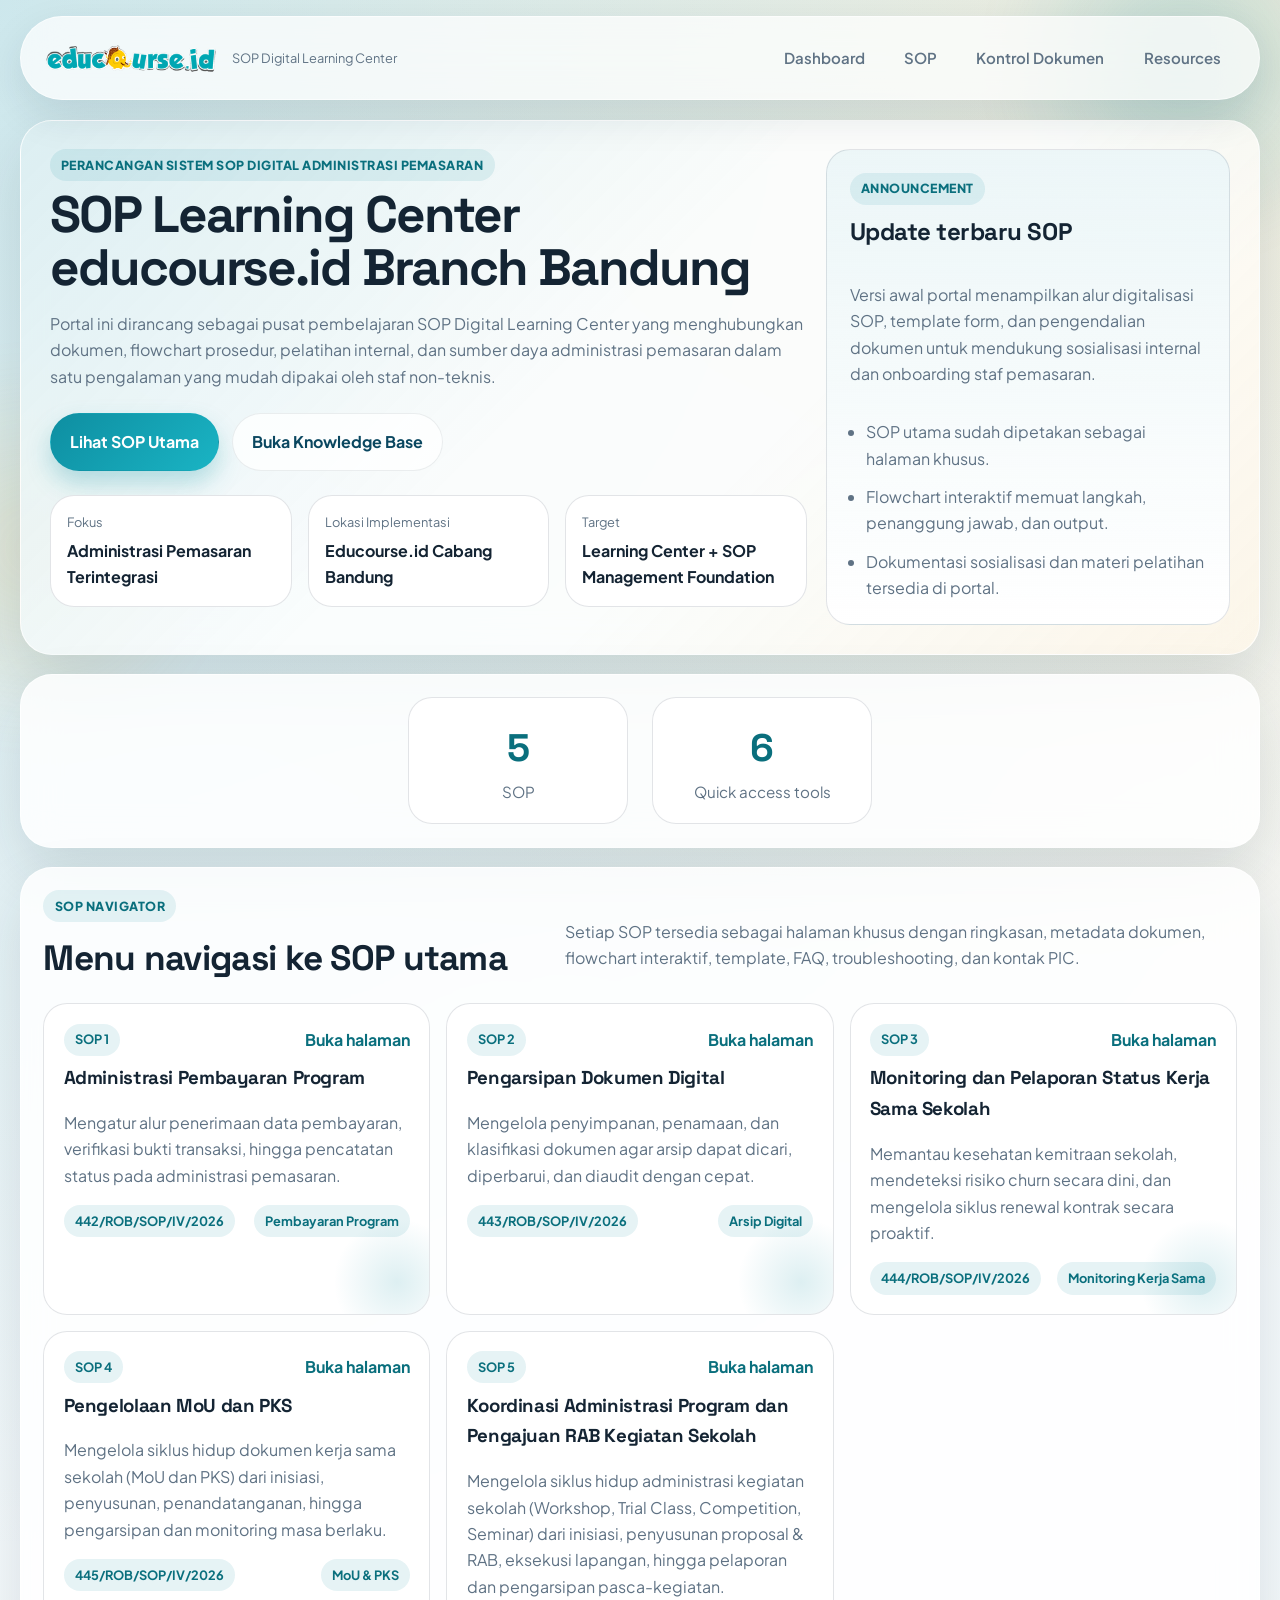
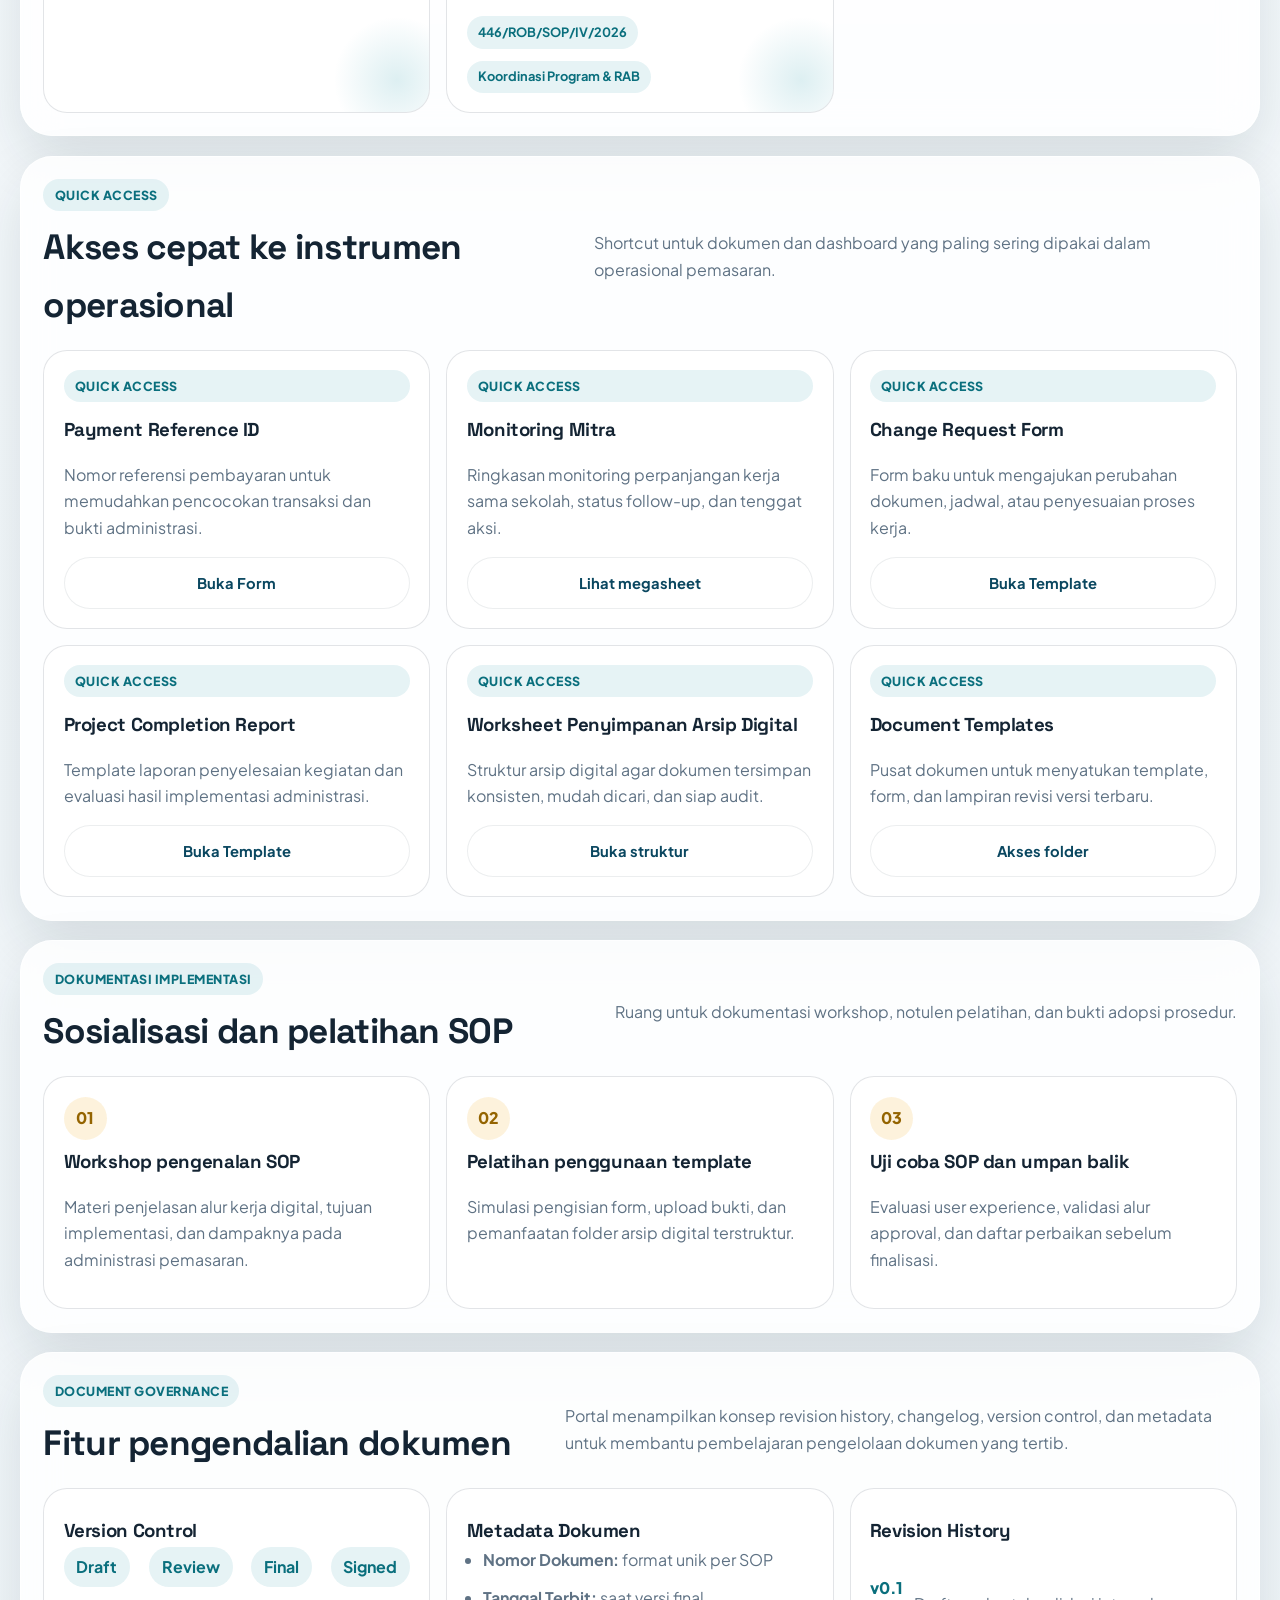
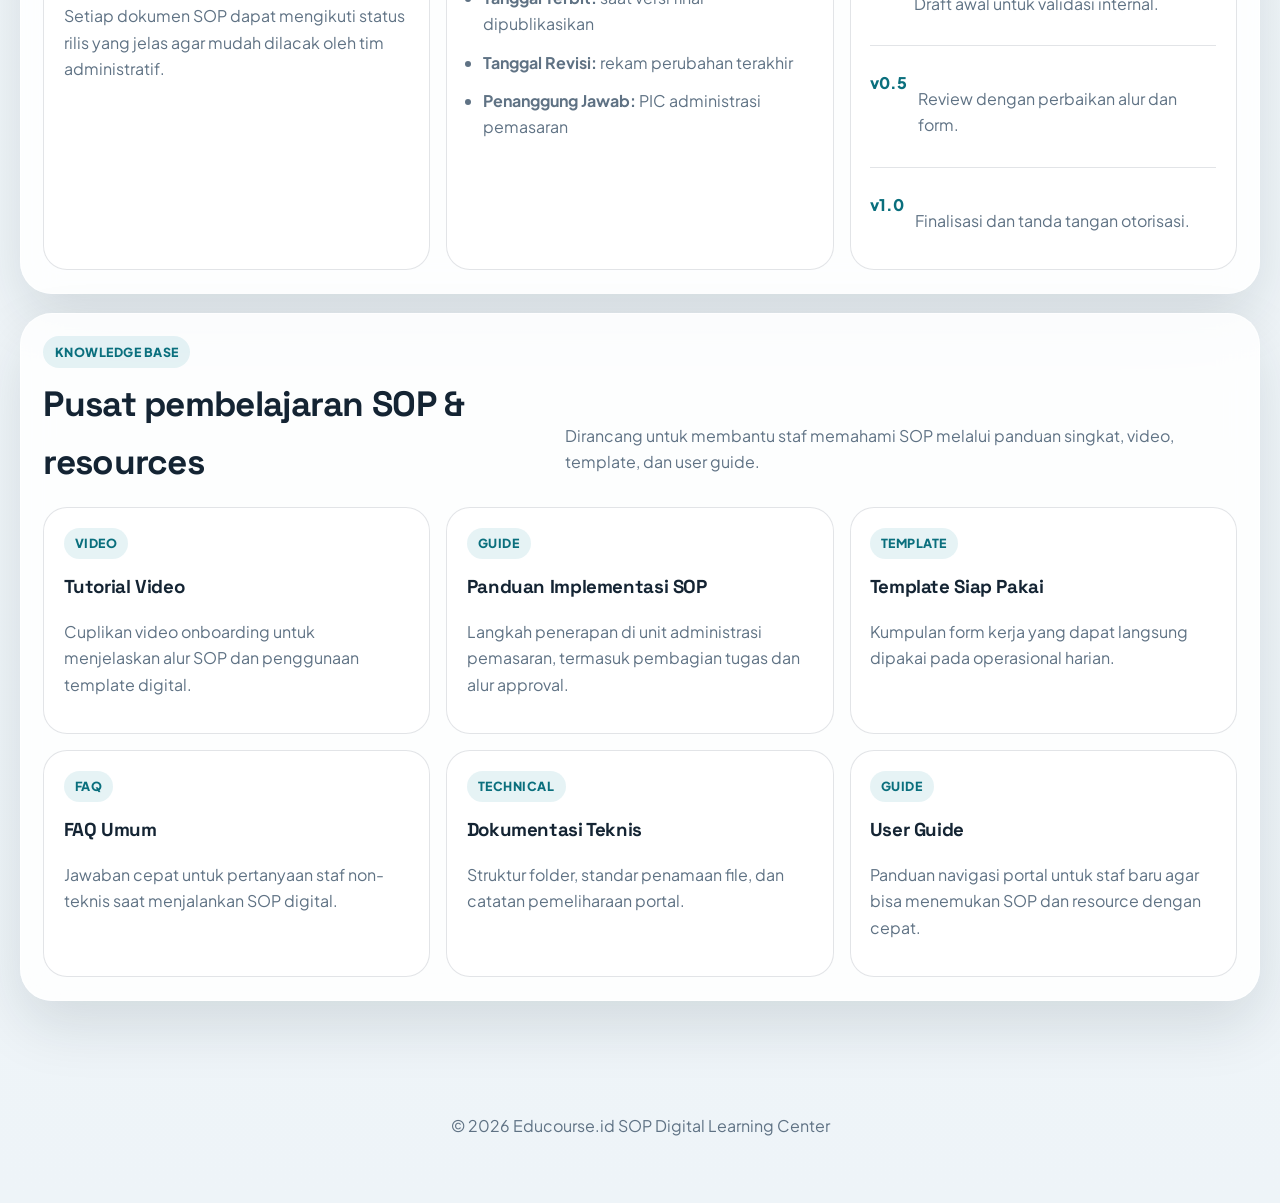
<file: index.html>
<!doctype html>
<html lang="id">
  <head>
    <meta charset="UTF-8" />
    <meta name="viewport" content="width=device-width, initial-scale=1.0" />
    <title>Educourse.id | SOP Digital Learning Center</title>
    <meta
      name="description"
      content="Portal SOP Digital Administrasi Pemasaran terintegrasi untuk Educourse.id Cabang Bandung."
    />

    <link rel="icon" type="image/png" href="img/icon1.png" />
    <link rel="icon" type="image/png" sizes="32x32" href="img/icon1.png" />
    <link rel="icon" type="image/png" sizes="16x16" href="img/icon1.png" />
    <link rel="apple-touch-icon" sizes="180x180" href="img/icon1.png" />

    <link rel="stylesheet" href="style.css" />
    <link rel="preconnect" href="https://fonts.googleapis.com" />
    <link rel="preconnect" href="https://fonts.gstatic.com" crossorigin />
    <link
      href="https://fonts.googleapis.com/css2?family=Plus+Jakarta+Sans:wght@400;500;600;700;800&family=Space+Grotesk:wght@500;700&display=swap"
      rel="stylesheet"
    />
  </head>
  <body>
    <div class="bg-orb bg-orb-1"></div>
    <div class="bg-orb bg-orb-2"></div>

    <header class="topbar">
      <a
        class="brand"
        href="#dashboard"
        aria-label="Educourse.id SOP Digital Learning Center"
      >
        <img class="brand-mark" src="img/logo.png" alt="Educourse.id" />
        <span>
          <small>SOP Digital Learning Center</small>
        </span>
      </a>

      <button
        class="menu-button"
        id="menuButton"
        type="button"
        aria-label="Buka navigasi"
      >
        <span></span>
        <span></span>
        <span></span>
      </button>

      <nav class="nav" id="mainNav">
        <a href="#dashboard">Dashboard</a>
        <a href="#sop-catalog">SOP</a>
        <a href="#document-control">Kontrol Dokumen</a>
        <a href="#knowledge-base">Resources</a>
      </nav>
    </header>

    <main id="app" class="app-shell">
      <section id="dashboard" class="panel hero-panel">
        <div class="hero-copy">
          <div class="eyebrow">
            Perancangan Sistem SOP Digital Administrasi Pemasaran
          </div>
          <h1>SOP Learning Center educourse.id Branch Bandung</h1>
          <p>
            Portal ini dirancang sebagai pusat pembelajaran SOP Digital Learning
            Center yang menghubungkan dokumen, flowchart prosedur, pelatihan
            internal, dan sumber daya administrasi pemasaran dalam satu
            pengalaman yang mudah dipakai oleh staf non-teknis.
          </p>

          <div class="hero-actions">
            <a class="button primary" href="#sop-catalog">Lihat SOP Utama</a>
            <a class="button secondary" href="#knowledge-base"
              >Buka Knowledge Base</a
            >
          </div>

          <div class="hero-meta">
            <div>
              <span>Fokus</span>
              <strong>Administrasi Pemasaran Terintegrasi</strong>
            </div>
            <div>
              <span>Lokasi Implementasi</span>
              <strong>Educourse.id Cabang Bandung</strong>
            </div>
            <div>
              <span>Target</span>
              <strong>Learning Center + SOP Management Foundation</strong>
            </div>
          </div>
        </div>

        <aside class="hero-card spotlight-card">
          <div class="card-heading">
            <span class="card-kicker">Announcement</span>
            <h2>Update terbaru SOP</h2>
          </div>
          <p>
            Versi awal portal menampilkan alur digitalisasi SOP, template form,
            dan pengendalian dokumen untuk mendukung sosialisasi internal dan
            onboarding staf pemasaran.
          </p>
          <ul class="check-list">
            <li>SOP utama sudah dipetakan sebagai halaman khusus.</li>
            <li>
              Flowchart interaktif memuat langkah, penanggung jawab, dan output.
            </li>
            <li>
              Dokumentasi sosialisasi dan materi pelatihan tersedia di portal.
            </li>
          </ul>
        </aside>
      </section>

  <section
  class="panel stats-panel"
  aria-label="Statistik implementasi SOP"
>
  <article>
    <strong>5</strong>
    <span>SOP</span>
  </article>
  <article>
    <strong>6</strong>
    <span>Quick access tools</span>
  </article>
</section>
      <section id="sop-catalog" class="panel section-block">
        <div class="section-head">
          <div>
            <span class="section-label">SOP Navigator</span>
            <h2>Menu navigasi ke SOP utama</h2>
          </div>
          <p>
            Setiap SOP tersedia sebagai halaman khusus dengan ringkasan,
            metadata dokumen, flowchart interaktif, template, FAQ,
            troubleshooting, dan kontak PIC.
          </p>
        </div>
        <div id="sopCatalog" class="catalog-grid"></div>
      </section>

      <section class="panel quick-access-panel">
        <div class="section-head compact">
          <div>
            <span class="section-label">Quick Access</span>
            <h2>Akses cepat ke instrumen operasional</h2>
          </div>
          <p>
            Shortcut untuk dokumen dan dashboard yang paling sering dipakai
            dalam operasional pemasaran.
          </p>
        </div>
        <div id="quickAccessGrid" class="resource-grid"></div>
      </section>

      <section class="panel documentation-panel">
        <div class="section-head compact">
          <div>
            <span class="section-label">Dokumentasi Implementasi</span>
            <h2>Sosialisasi dan pelatihan SOP</h2>
          </div>
          <p>
            Ruang untuk dokumentasi workshop, notulen pelatihan, dan bukti
            adopsi prosedur.
          </p>
        </div>
        <div class="timeline-grid">
          <article class="timeline-card">
            <span>01</span>
            <h3>Workshop pengenalan SOP</h3>
            <p>
              Materi penjelasan alur kerja digital, tujuan implementasi, dan
              dampaknya pada administrasi pemasaran.
            </p>
          </article>
          <article class="timeline-card">
            <span>02</span>
            <h3>Pelatihan penggunaan template</h3>
            <p>
              Simulasi pengisian form, upload bukti, dan pemanfaatan folder
              arsip digital terstruktur.
            </p>
          </article>
          <article class="timeline-card">
            <span>03</span>
            <h3>Uji coba SOP dan umpan balik</h3>
            <p>
              Evaluasi user experience, validasi alur approval, dan daftar
              perbaikan sebelum finalisasi.
            </p>
          </article>
        </div>
      </section>

      <section id="document-control" class="panel section-block">
        <div class="section-head">
          <div>
            <span class="section-label">Document Governance</span>
            <h2>Fitur pengendalian dokumen</h2>
          </div>
          <p>
            Portal menampilkan konsep revision history, changelog, version
            control, dan metadata untuk membantu pembelajaran pengelolaan
            dokumen yang tertib.
          </p>
        </div>
        <div class="governance-grid">
          <article class="governance-card">
            <h3>Version Control</h3>
            <div class="status-tags">
              <span>Draft</span>
              <span>Review</span>
              <span>Final</span>
              <span>Signed</span>
            </div>
            <p>
              Setiap dokumen SOP dapat mengikuti status rilis yang jelas agar
              mudah dilacak oleh tim administratif.
            </p>
          </article>
          <article class="governance-card">
            <h3>Metadata Dokumen</h3>
            <ul class="info-list">
              <li><strong>Nomor Dokumen:</strong> format unik per SOP</li>
              <li>
                <strong>Tanggal Terbit:</strong> saat versi final dipublikasikan
              </li>
              <li><strong>Tanggal Revisi:</strong> rekam perubahan terakhir</li>
              <li>
                <strong>Penanggung Jawab:</strong> PIC administrasi pemasaran
              </li>
            </ul>
          </article>
          <article class="governance-card">
            <h3>Revision History</h3>
            <div class="mini-timeline">
              <div>
                <span>v0.1</span>
                <p>Draft awal untuk validasi internal.</p>
              </div>
              <div>
                <span>v0.5</span>
                <p>Review dengan perbaikan alur dan form.</p>
              </div>
              <div>
                <span>v1.0</span>
                <p>Finalisasi dan tanda tangan otorisasi.</p>
              </div>
            </div>
          </article>
        </div>
      </section>

      <section id="knowledge-base" class="panel section-block">
        <div class="section-head">
          <div>
            <span class="section-label">Knowledge Base</span>
            <h2>Pusat pembelajaran SOP & resources</h2>
          </div>
          <p>
            Dirancang untuk membantu staf memahami SOP melalui panduan singkat,
            video, template, dan user guide.
          </p>
        </div>
        <div id="resourceGrid" class="resource-grid large"></div>
      </section>
    </main>

    <footer class="footer">
      <p>© 2026 Educourse.id SOP Digital Learning Center</p>
    </footer>

    <script src="script.js"></script>
  </body>
</html>
</file>
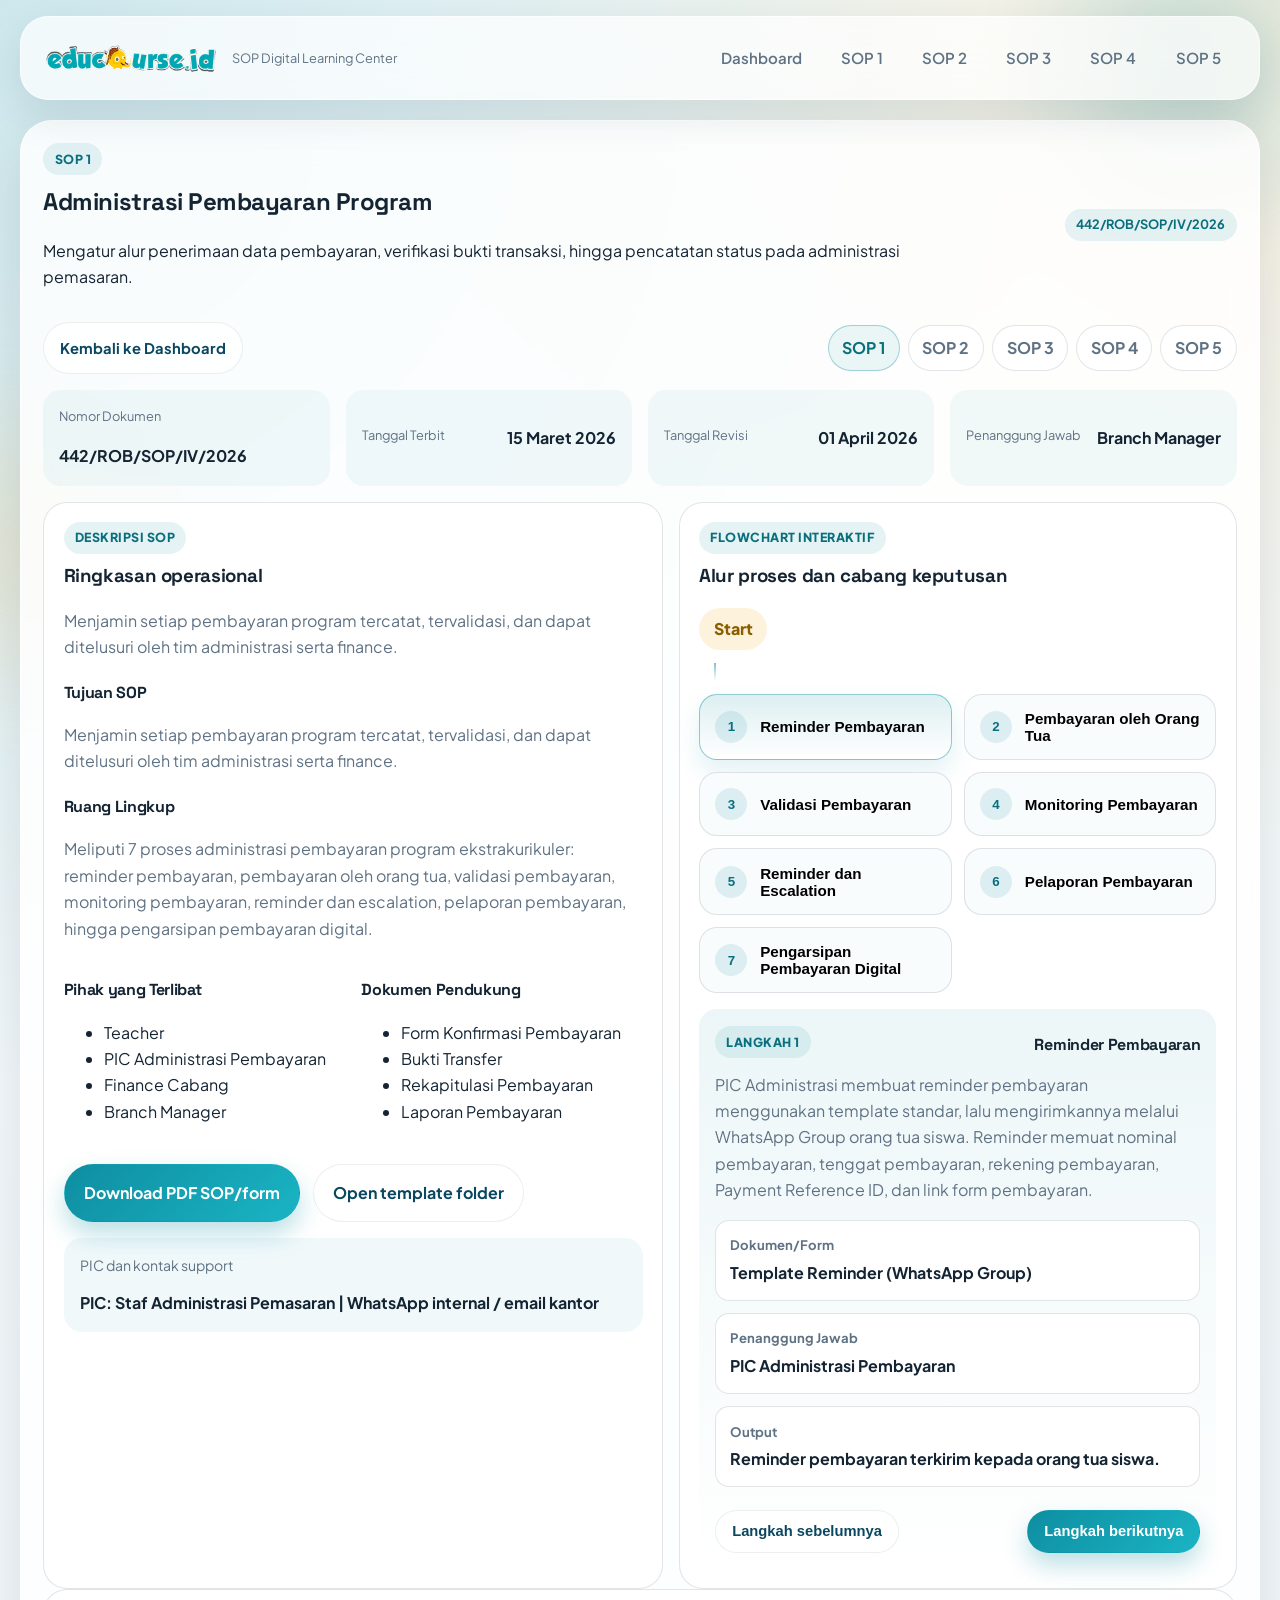
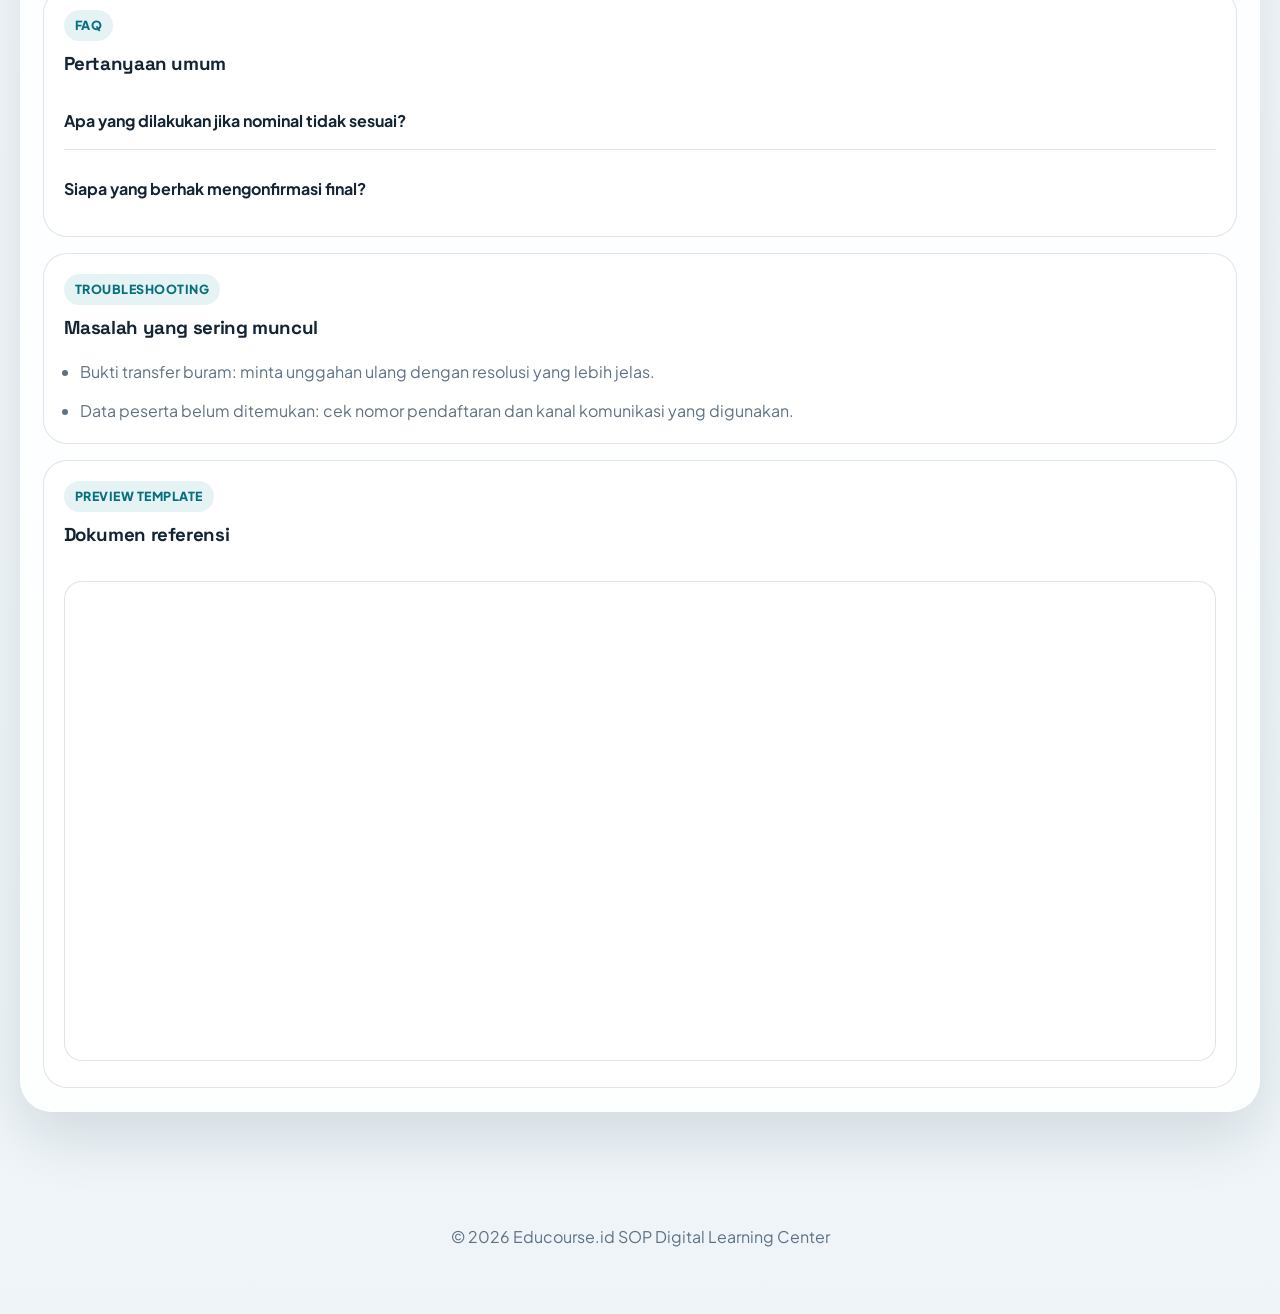
<file: sop-1.html>
<!doctype html>
<html lang="id">
  <head>
    <meta charset="UTF-8" />
    <meta name="viewport" content="width=device-width, initial-scale=1.0" />
    <title>SOP 1 | Educourse.id SOP Digital Learning Center</title>
    <meta name="description" content="Halaman SOP 1 Administrasi Pembayaran Program Educourse.id." />
    <link rel="icon" type="image/png" href="img/icon1.png" />
    <link rel="apple-touch-icon" sizes="180x180" href="img/icon1.png" />
    <link rel="stylesheet" href="style.css" />
    <link rel="preconnect" href="https://fonts.googleapis.com" />
    <link rel="preconnect" href="https://fonts.gstatic.com" crossorigin />
    <link href="https://fonts.googleapis.com/css2?family=Plus+Jakarta+Sans:wght@400;500;600;700;800&family=Space+Grotesk:wght@500;700&display=swap" rel="stylesheet" />
  </head>
  <body data-page-type="sop" data-sop-id="sop-1">
    <div class="bg-orb bg-orb-1"></div>
    <div class="bg-orb bg-orb-2"></div>

    <header class="topbar page-topbar">
      <a class="brand" href="index.html" aria-label="Kembali ke dashboard Educourse.id">
        <img class="brand-mark" src="img/logo.png" alt="Educourse.id" />
        <span>
          <small>SOP Digital Learning Center</small>
        </span>
      </a>

      <button class="menu-button" id="menuButton" type="button" aria-label="Buka navigasi">
        <span></span>
        <span></span>
        <span></span>
      </button>

      <nav class="nav nav-pages" id="mainNav">
        <a href="index.html">Dashboard</a>
        <a href="sop-1.html">SOP 1</a>
        <a href="sop-2.html">SOP 2</a>
        <a href="sop-3.html">SOP 3</a>
        <a href="sop-4.html">SOP 4</a>
        <a href="sop-5.html">SOP 5</a>
      </nav>
    </header>

    <main class="app-shell">
      <div id="pageRoot"></div>
    </main>

    <footer class="footer">
      <p>© 2026 Educourse.id SOP Digital Learning Center</p>
    </footer>

    <script src="script.js"></script>
  </body>
</html>
</file>
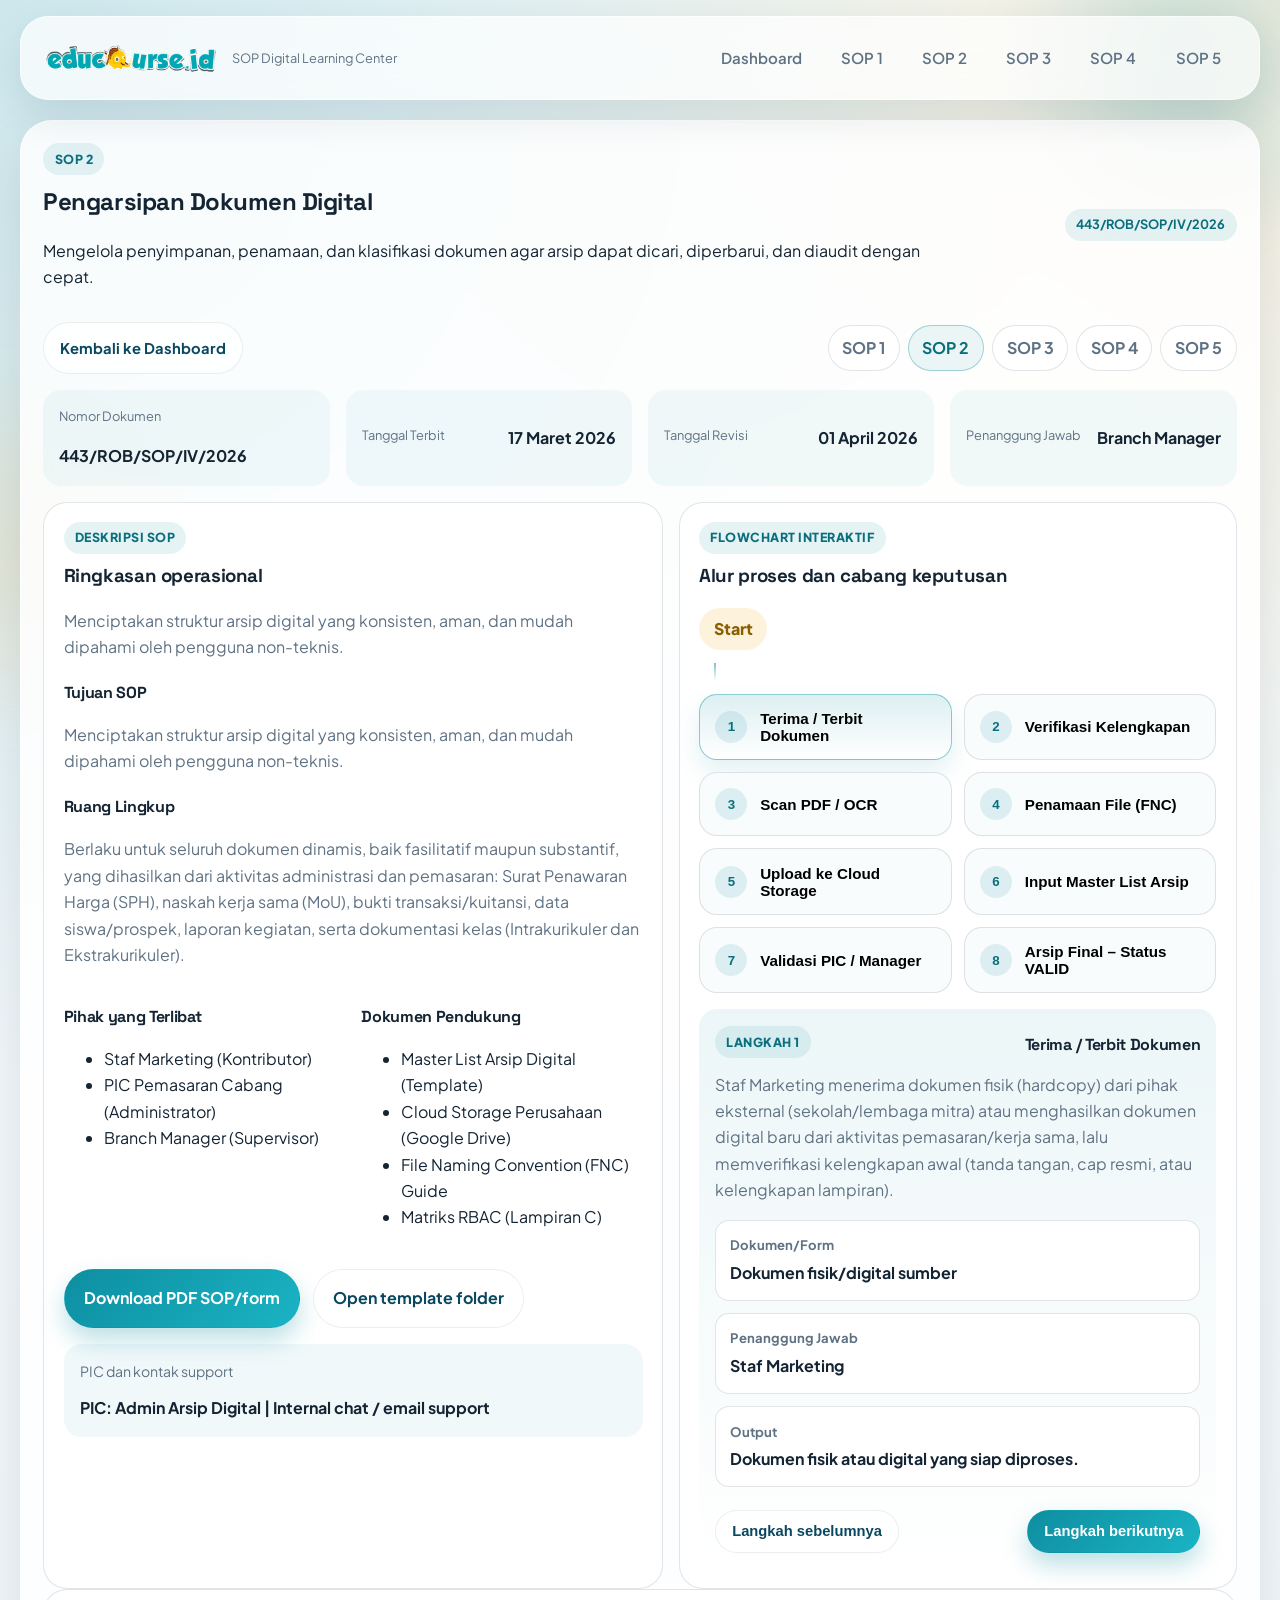
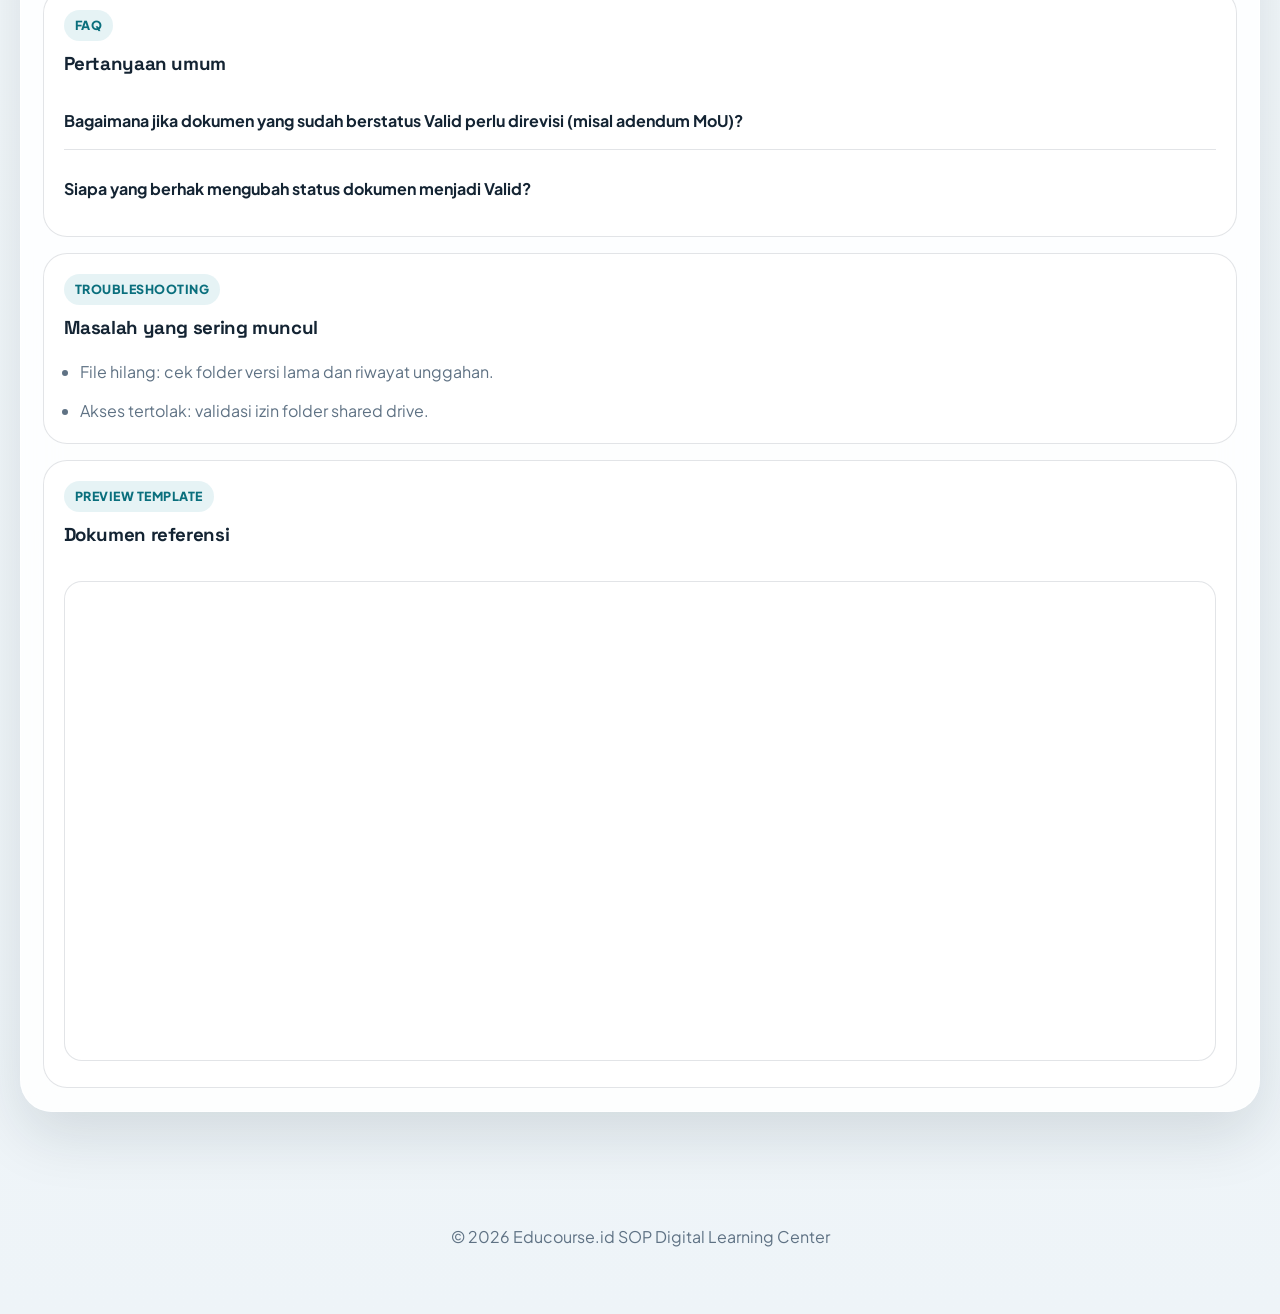
<file: sop-2.html>
<!doctype html>
<html lang="id">
  <head>
    <meta charset="UTF-8" />
    <meta name="viewport" content="width=device-width, initial-scale=1.0" />
    <title>SOP 2 | Educourse.id SOP Digital Learning Center</title>
    <meta name="description" content="Halaman SOP 2 Pengarsipan Dokumen Digital Educourse.id." />
    <link rel="icon" type="image/png" href="img/icon1.png" />
    <link rel="apple-touch-icon" sizes="180x180" href="img/icon1.png" />
    <link rel="stylesheet" href="style.css" />
    <link rel="preconnect" href="https://fonts.googleapis.com" />
    <link rel="preconnect" href="https://fonts.gstatic.com" crossorigin />
    <link href="https://fonts.googleapis.com/css2?family=Plus+Jakarta+Sans:wght@400;500;600;700;800&family=Space+Grotesk:wght@500;700&display=swap" rel="stylesheet" />
  </head>
  <body data-page-type="sop" data-sop-id="sop-2">
    <div class="bg-orb bg-orb-1"></div>
    <div class="bg-orb bg-orb-2"></div>

    <header class="topbar page-topbar">
      <a class="brand" href="index.html" aria-label="Kembali ke dashboard Educourse.id">
        <img class="brand-mark" src="img/logo.png" alt="Educourse.id" />
        <span>
          <small>SOP Digital Learning Center</small>
        </span>
      </a>

      <button class="menu-button" id="menuButton" type="button" aria-label="Buka navigasi">
        <span></span>
        <span></span>
        <span></span>
      </button>

      <nav class="nav nav-pages" id="mainNav">
        <a href="index.html">Dashboard</a>
        <a href="sop-1.html">SOP 1</a>
        <a href="sop-2.html">SOP 2</a>
        <a href="sop-3.html">SOP 3</a>
        <a href="sop-4.html">SOP 4</a>
        <a href="sop-5.html">SOP 5</a>
      </nav>
    </header>

    <main class="app-shell">
      <div id="pageRoot"></div>
    </main>

    <footer class="footer">
      <p>© 2026 Educourse.id SOP Digital Learning Center</p>
    </footer>

    <script src="script.js"></script>
  </body>
</html>
</file>
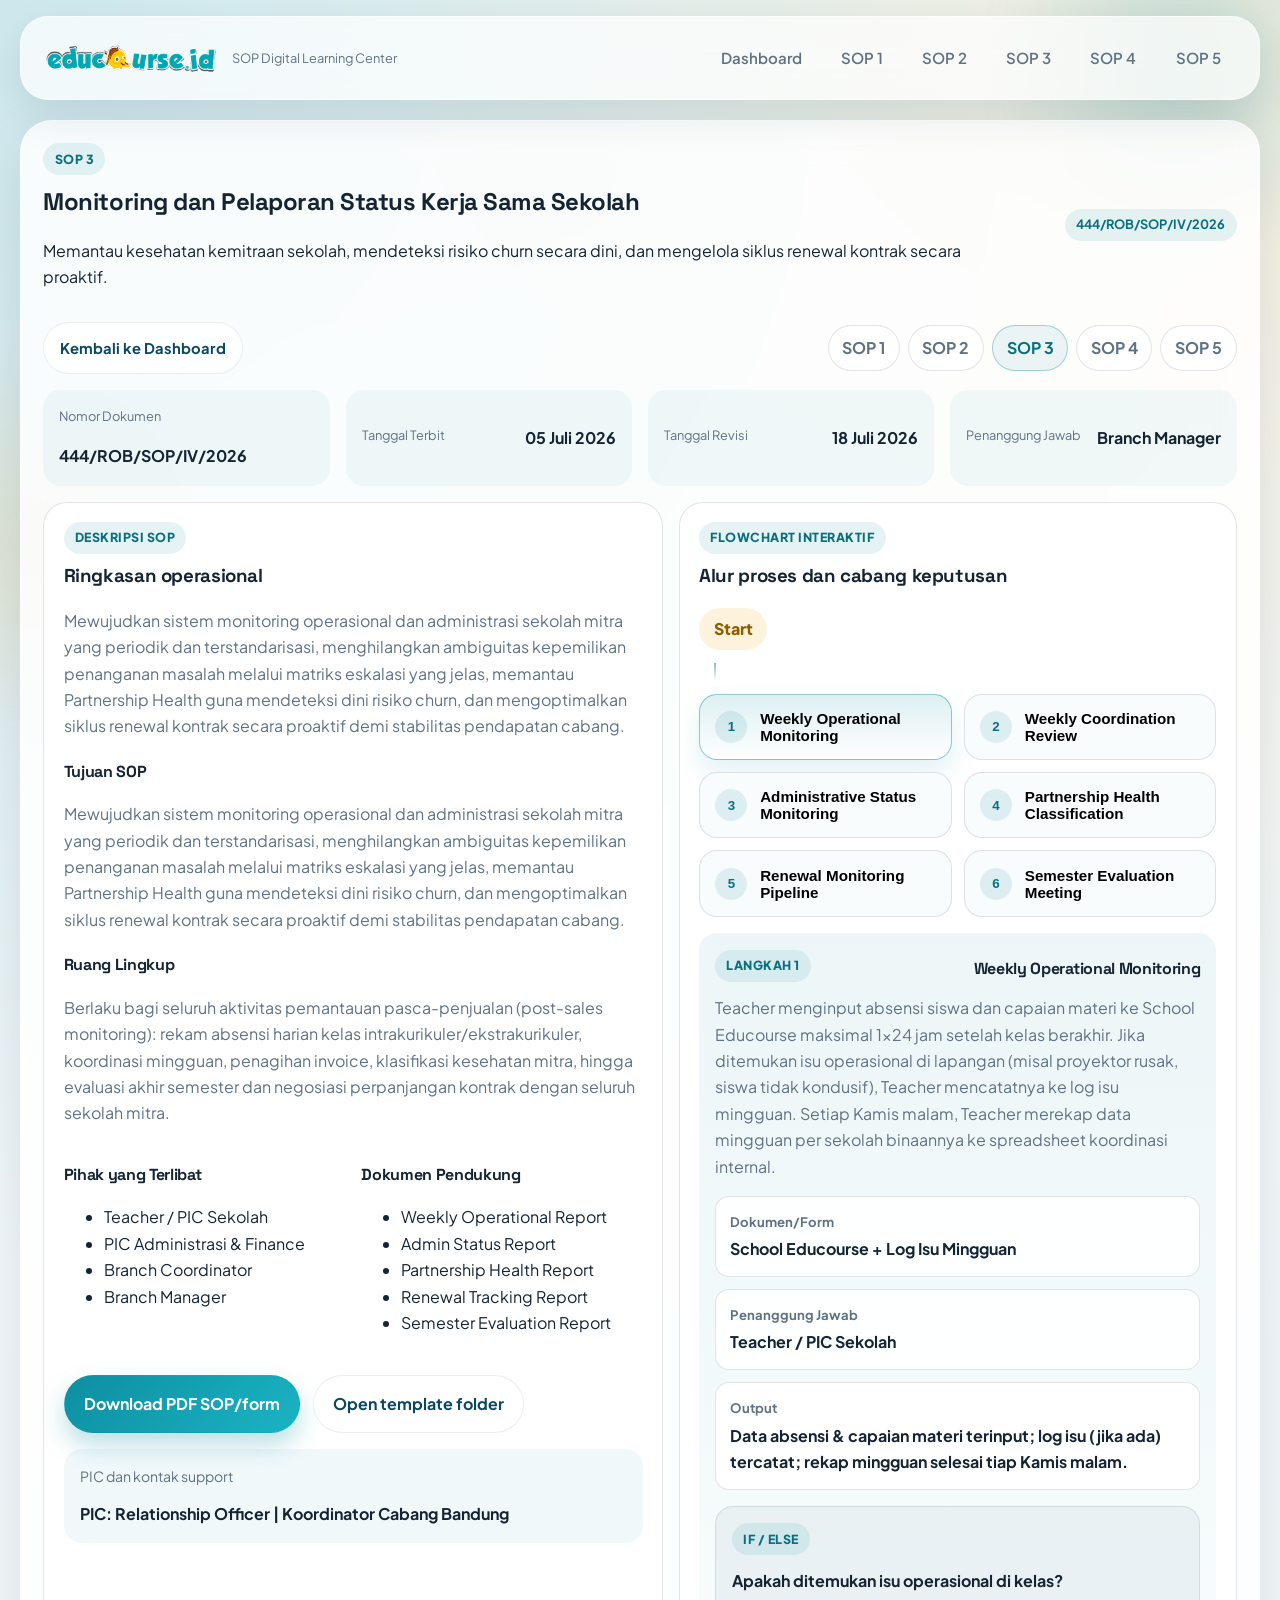
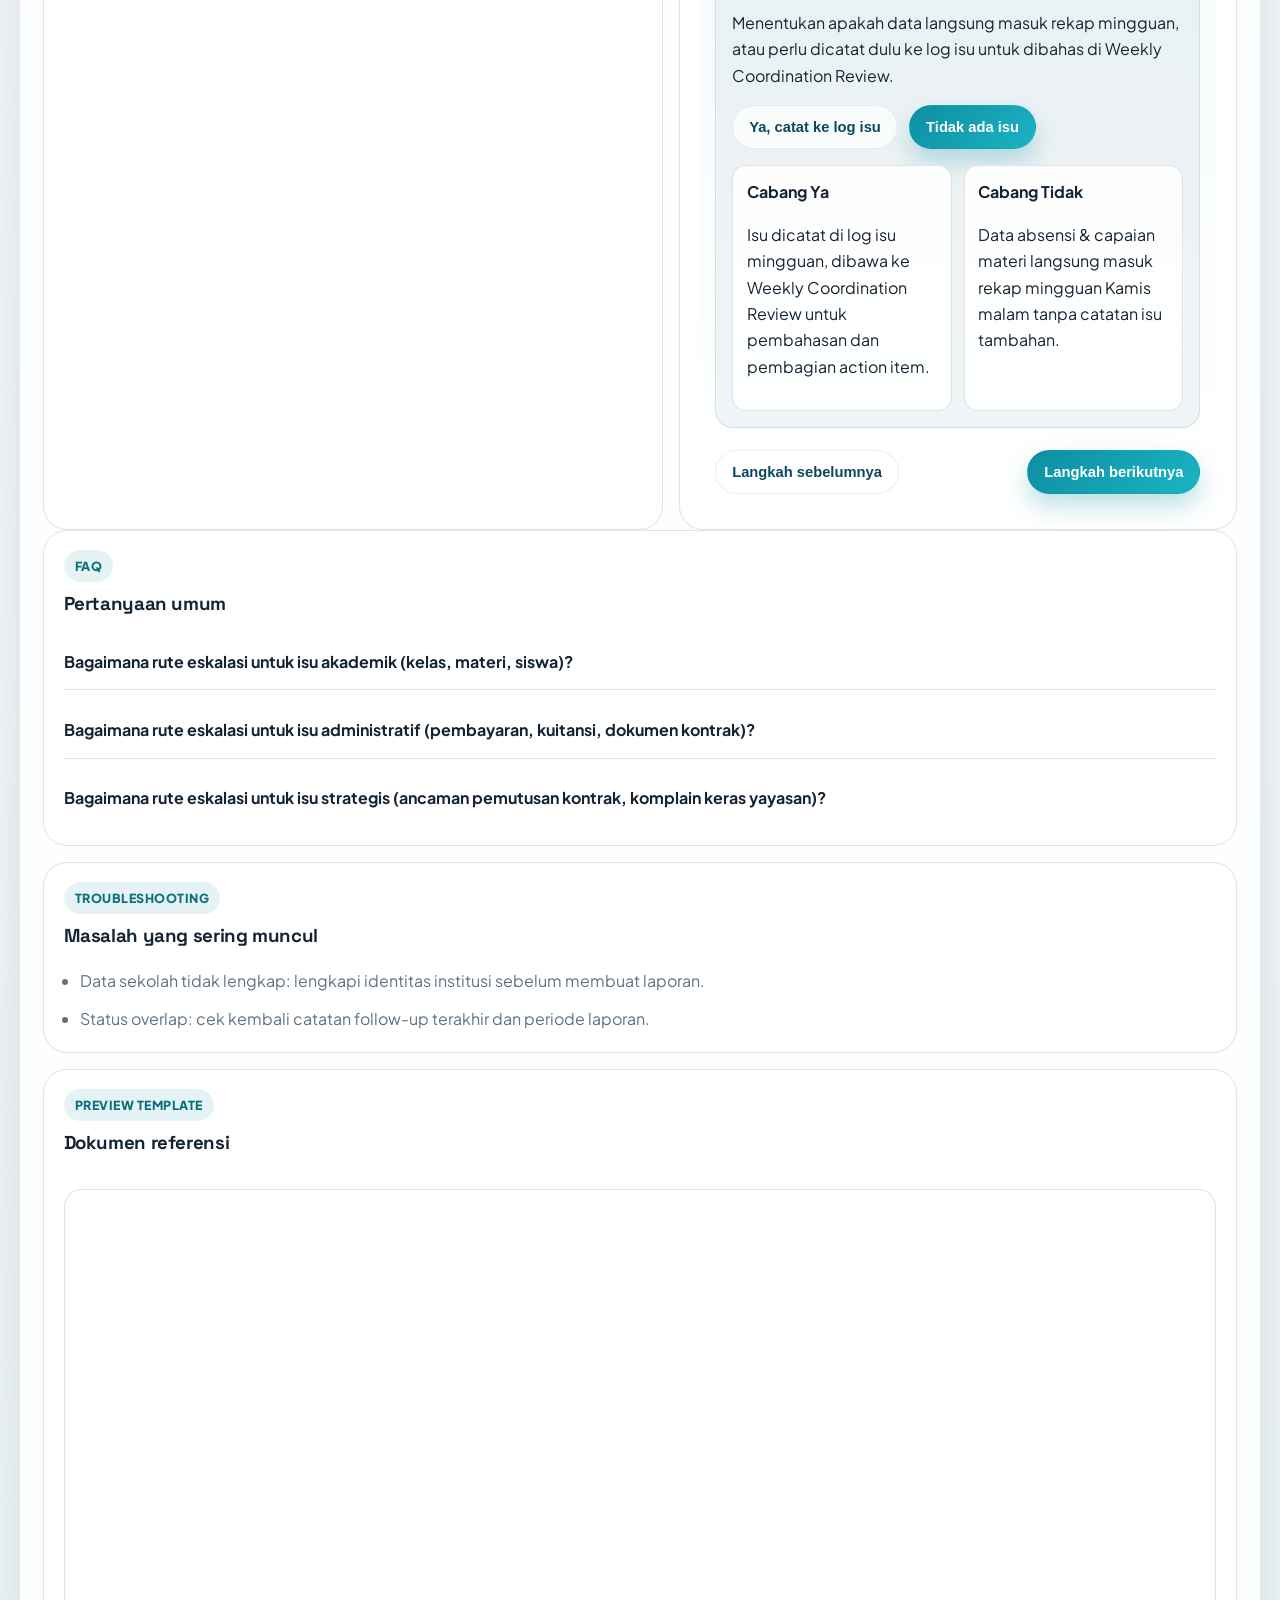
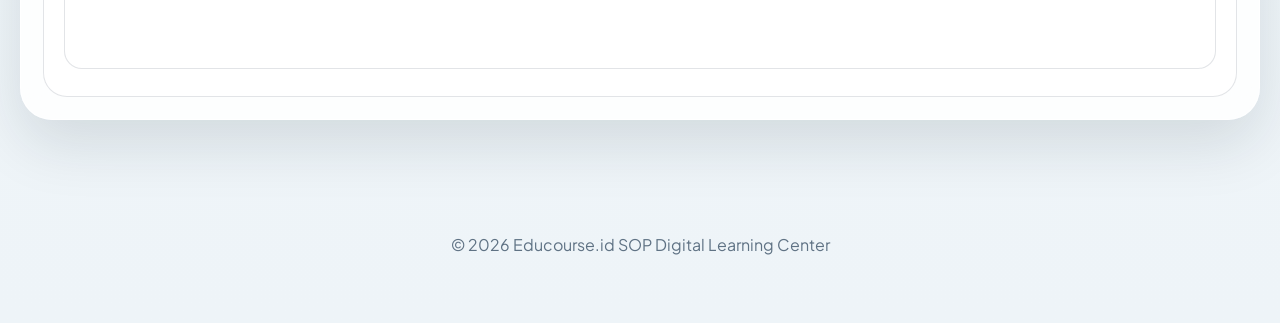
<file: sop-3.html>
<!doctype html>
<html lang="id">
  <head>
    <meta charset="UTF-8" />
    <meta name="viewport" content="width=device-width, initial-scale=1.0" />
    <title>SOP 3 | Educourse.id SOP Digital Learning Center</title>
    <meta name="description" content="Halaman SOP 3 Monitoring dan Pelaporan Status Kerja Sama Sekolah Educourse.id." />
    <link rel="icon" type="image/png" href="img/icon1.png" />
    <link rel="apple-touch-icon" sizes="180x180" href="img/icon1.png" />
    <link rel="stylesheet" href="style.css" />
    <link rel="preconnect" href="https://fonts.googleapis.com" />
    <link rel="preconnect" href="https://fonts.gstatic.com" crossorigin />
    <link href="https://fonts.googleapis.com/css2?family=Plus+Jakarta+Sans:wght@400;500;600;700;800&family=Space+Grotesk:wght@500;700&display=swap" rel="stylesheet" />
  </head>
  <body data-page-type="sop" data-sop-id="sop-3">
    <div class="bg-orb bg-orb-1"></div>
    <div class="bg-orb bg-orb-2"></div>

    <header class="topbar page-topbar">
      <a class="brand" href="index.html" aria-label="Kembali ke dashboard Educourse.id">
        <img class="brand-mark" src="img/logo.png" alt="Educourse.id" />
        <span>
          <small>SOP Digital Learning Center</small>
        </span>
      </a>

      <button class="menu-button" id="menuButton" type="button" aria-label="Buka navigasi">
        <span></span>
        <span></span>
        <span></span>
      </button>

      <nav class="nav nav-pages" id="mainNav">
        <a href="index.html">Dashboard</a>
        <a href="sop-1.html">SOP 1</a>
        <a href="sop-2.html">SOP 2</a>
        <a href="sop-3.html">SOP 3</a>
        <a href="sop-4.html">SOP 4</a>
        <a href="sop-5.html">SOP 5</a>
      </nav>
    </header>

    <main class="app-shell">
      <div id="pageRoot"></div>
    </main>

    <footer class="footer">
      <p>© 2026 Educourse.id SOP Digital Learning Center</p>
    </footer>

    <script src="script.js"></script>
  </body>
</html>
</file>
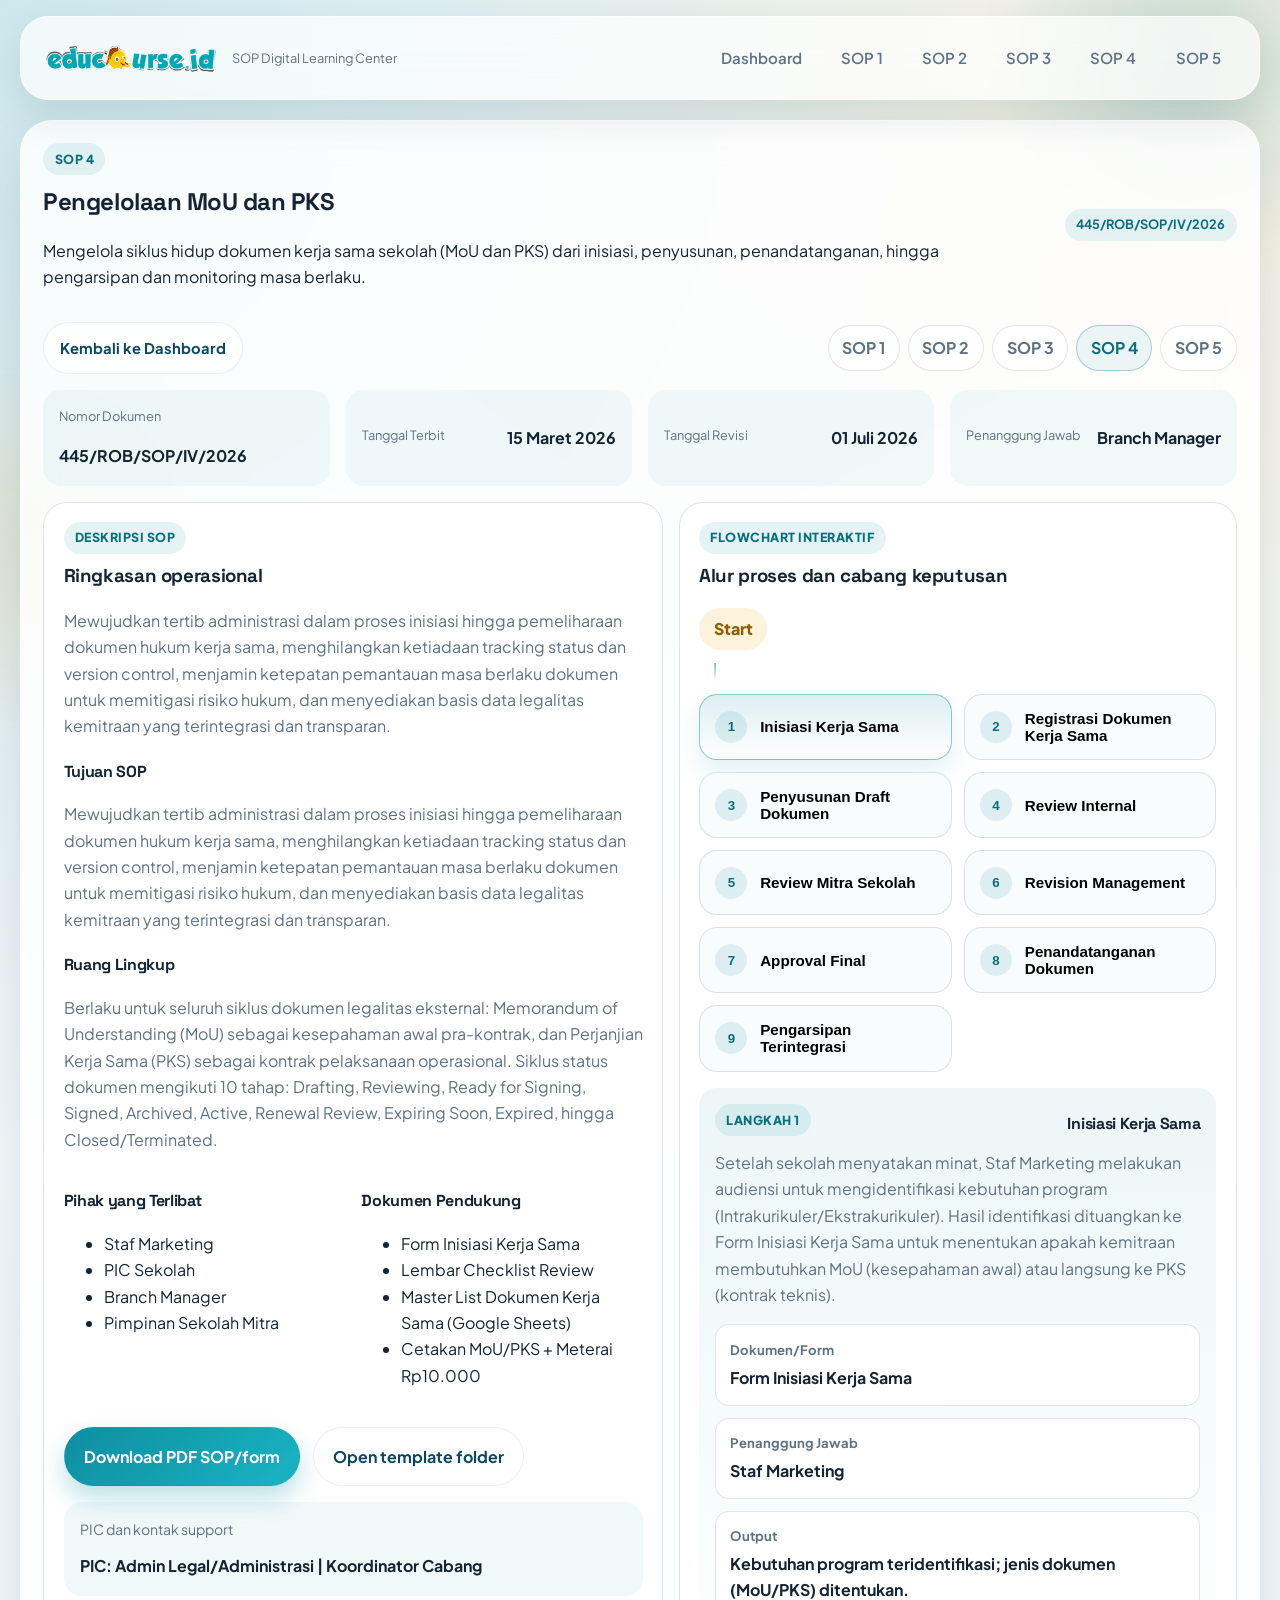
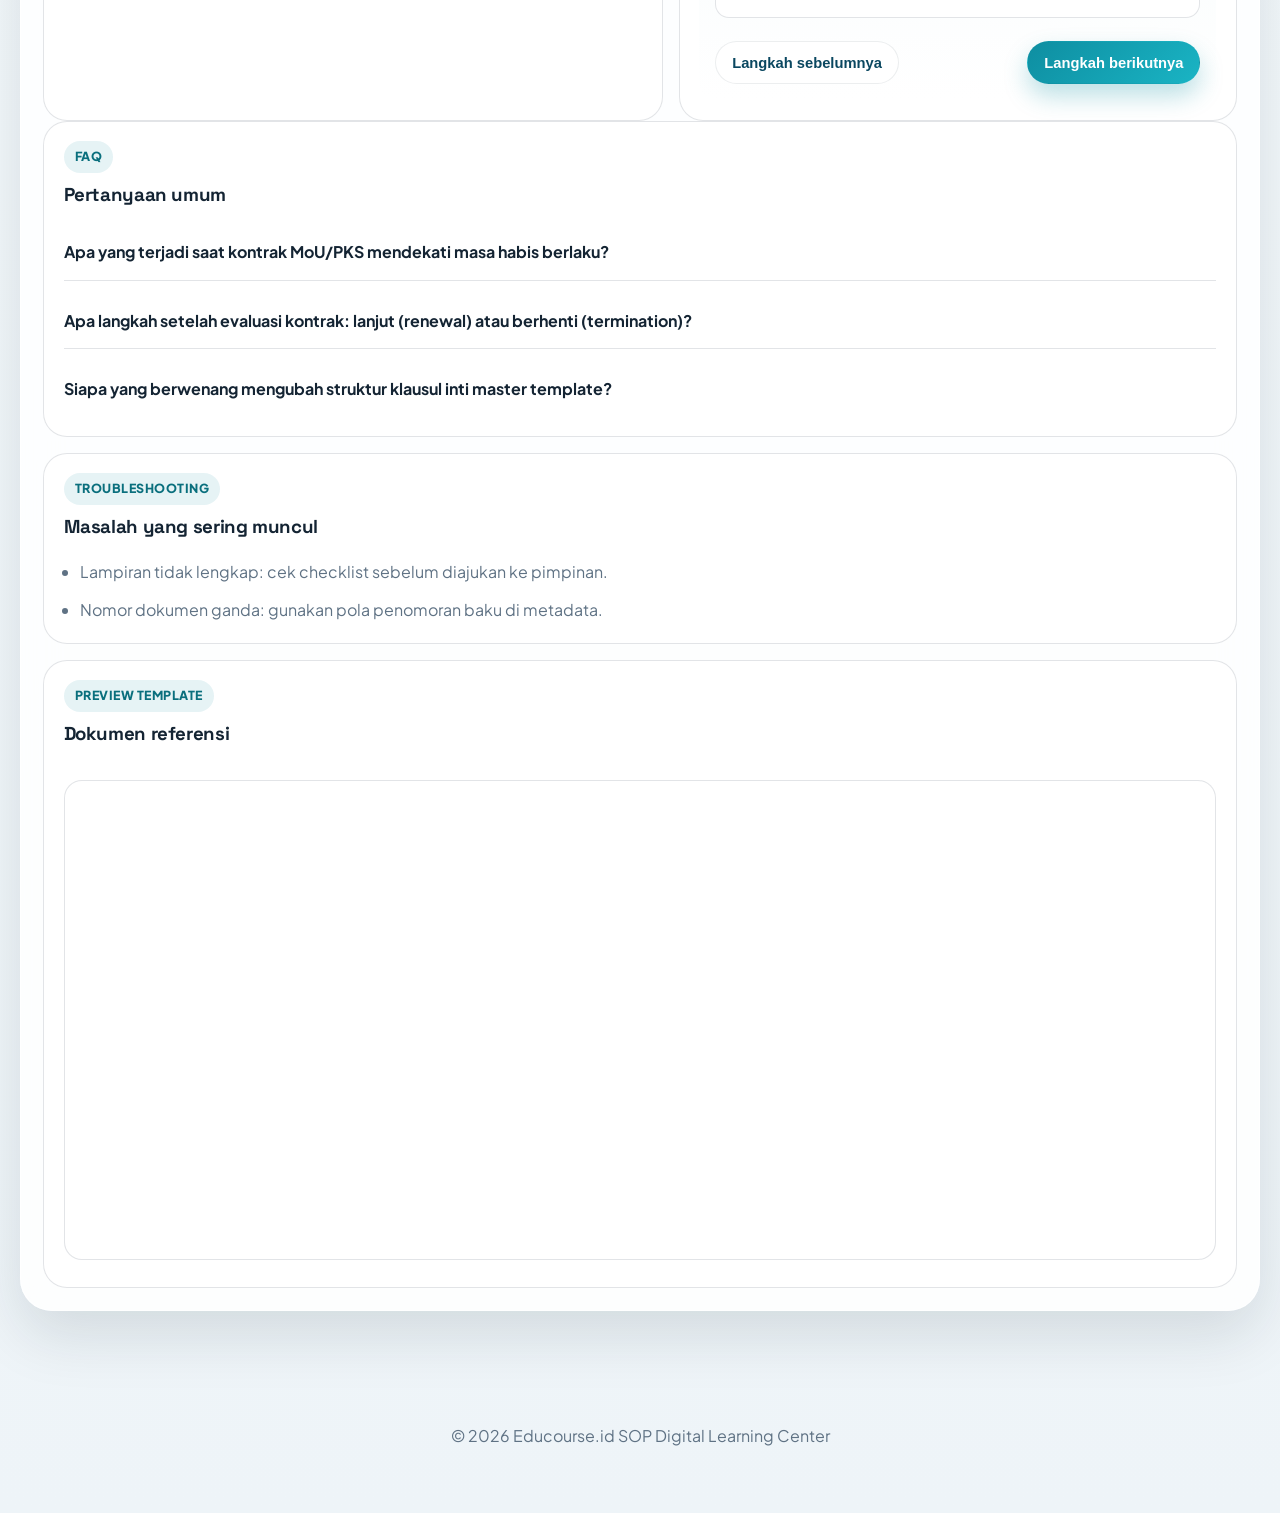
<file: sop-4.html>
<!doctype html>
<html lang="id">
  <head>
    <meta charset="UTF-8" />
    <meta name="viewport" content="width=device-width, initial-scale=1.0" />
    <title>SOP 4 | Educourse.id SOP Digital Learning Center</title>
    <meta name="description" content="Halaman SOP 4 Pengelolaan MoU dan PKS Educourse.id." />
    <link rel="icon" type="image/png" href="img/icon1.png" />
    <link rel="apple-touch-icon" sizes="180x180" href="img/icon1.png" />
    <link rel="stylesheet" href="style.css" />
    <link rel="preconnect" href="https://fonts.googleapis.com" />
    <link rel="preconnect" href="https://fonts.gstatic.com" crossorigin />
    <link href="https://fonts.googleapis.com/css2?family=Plus+Jakarta+Sans:wght@400;500;600;700;800&family=Space+Grotesk:wght@500;700&display=swap" rel="stylesheet" />
  </head>
  <body data-page-type="sop" data-sop-id="sop-4">
    <div class="bg-orb bg-orb-1"></div>
    <div class="bg-orb bg-orb-2"></div>

    <header class="topbar page-topbar">
      <a class="brand" href="index.html" aria-label="Kembali ke dashboard Educourse.id">
        <img class="brand-mark" src="img/logo.png" alt="Educourse.id" />
        <span>
          <small>SOP Digital Learning Center</small>
        </span>
      </a>

      <button class="menu-button" id="menuButton" type="button" aria-label="Buka navigasi">
        <span></span>
        <span></span>
        <span></span>
      </button>

      <nav class="nav nav-pages" id="mainNav">
        <a href="index.html">Dashboard</a>
        <a href="sop-1.html">SOP 1</a>
        <a href="sop-2.html">SOP 2</a>
        <a href="sop-3.html">SOP 3</a>
        <a href="sop-4.html">SOP 4</a>
        <a href="sop-5.html">SOP 5</a>
      </nav>
    </header>

    <main class="app-shell">
      <div id="pageRoot"></div>
    </main>

    <footer class="footer">
      <p>© 2026 Educourse.id SOP Digital Learning Center</p>
    </footer>

    <script src="script.js"></script>
  </body>
</html>
</file>
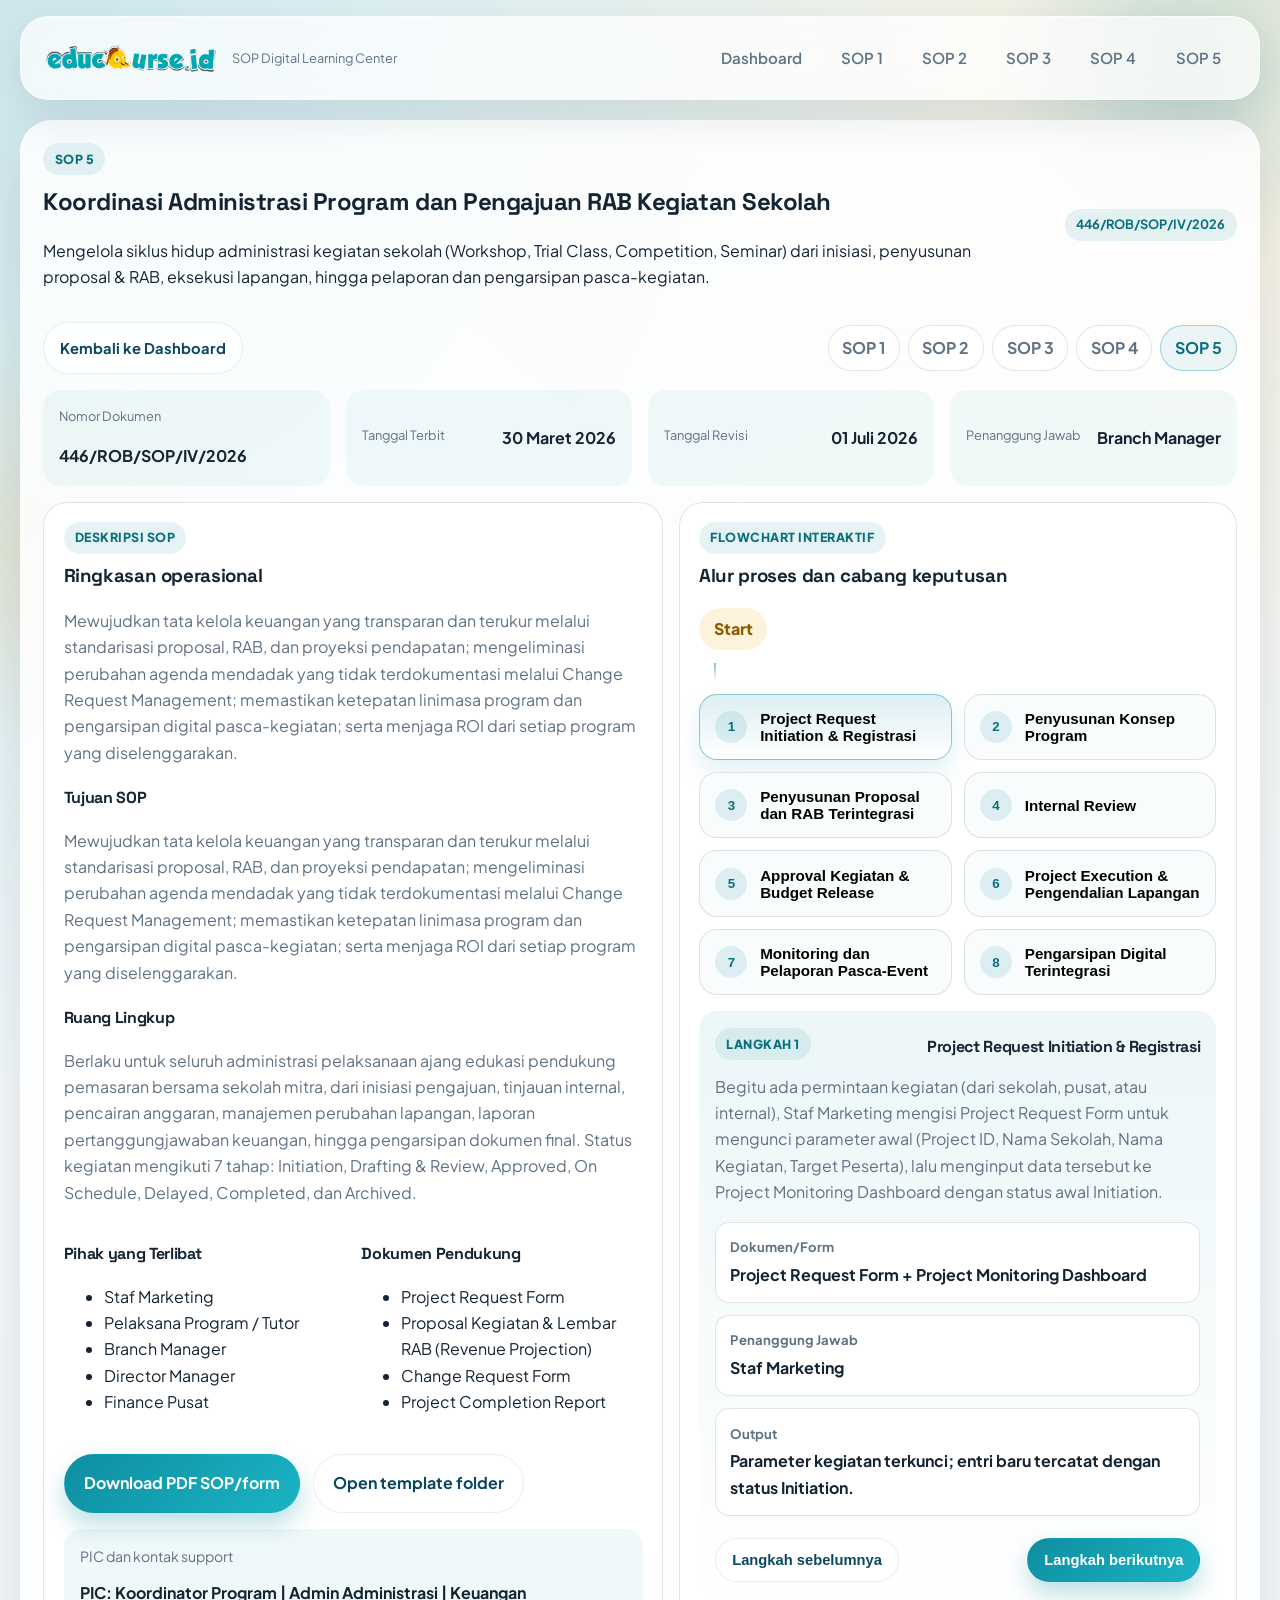
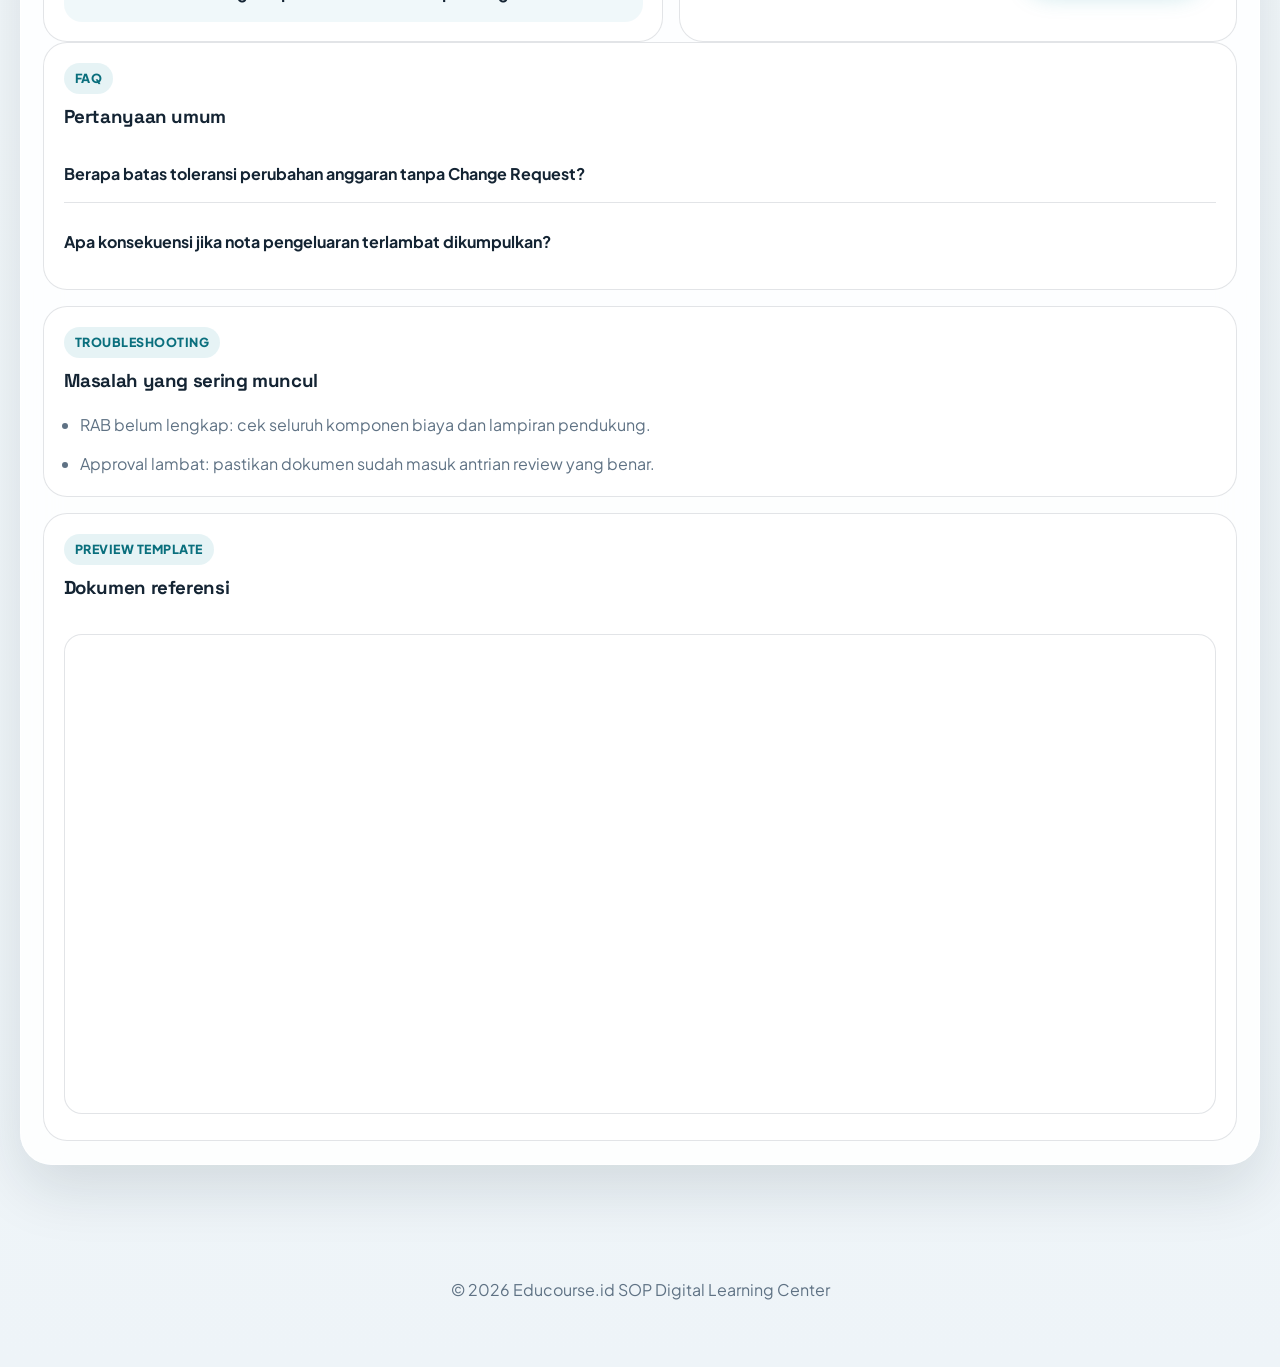
<file: sop-5.html>
<!doctype html>
<html lang="id">
  <head>
    <meta charset="UTF-8" />
    <meta name="viewport" content="width=device-width, initial-scale=1.0" />
    <title>SOP 5 | Educourse.id SOP Digital Learning Center</title>
    <meta name="description" content="Halaman SOP 5 Koordinasi Administrasi Program dan Pengajuan RAB Kegiatan Sekolah Educourse.id." />
    <link rel="icon" type="image/png" href="img/icon1.png" />
    <link rel="apple-touch-icon" sizes="180x180" href="img/icon1.png" />
    <link rel="stylesheet" href="style.css" />
    <link rel="preconnect" href="https://fonts.googleapis.com" />
    <link rel="preconnect" href="https://fonts.gstatic.com" crossorigin />
    <link href="https://fonts.googleapis.com/css2?family=Plus+Jakarta+Sans:wght@400;500;600;700;800&family=Space+Grotesk:wght@500;700&display=swap" rel="stylesheet" />
  </head>
  <body data-page-type="sop" data-sop-id="sop-5">
    <div class="bg-orb bg-orb-1"></div>
    <div class="bg-orb bg-orb-2"></div>

    <header class="topbar page-topbar">
      <a class="brand" href="index.html" aria-label="Kembali ke dashboard Educourse.id">
        <img class="brand-mark" src="img/logo.png" alt="Educourse.id" />
        <span>
          <small>SOP Digital Learning Center</small>
        </span>
      </a>

      <button class="menu-button" id="menuButton" type="button" aria-label="Buka navigasi">
        <span></span>
        <span></span>
        <span></span>
      </button>

      <nav class="nav nav-pages" id="mainNav">
        <a href="index.html">Dashboard</a>
        <a href="sop-1.html">SOP 1</a>
        <a href="sop-2.html">SOP 2</a>
        <a href="sop-3.html">SOP 3</a>
        <a href="sop-4.html">SOP 4</a>
        <a href="sop-5.html">SOP 5</a>
      </nav>
    </header>

    <main class="app-shell">
      <div id="pageRoot"></div>
    </main>

    <footer class="footer">
      <p>© 2026 Educourse.id SOP Digital Learning Center</p>
    </footer>

    <script src="script.js"></script>
  </body>
</html>
</file>
<file: style.css>
:root {
  --bg: #eef4f8;
  --surface: rgba(255, 255, 255, 0.84);
  --surface-strong: #ffffff;
  --surface-soft: rgba(13, 44, 61, 0.06);
  --line: rgba(17, 38, 58, 0.12);
  --text: #142433;
  --muted: #5f7284;
  --primary: #0e8ea1;
  --primary-dark: #0a6f7d;
  --accent: #f2b441;
  --accent-2: #0a4760;
  --shadow: 0 24px 60px rgba(12, 29, 41, 0.12);
  --radius-xl: 32px;
  --radius-lg: 24px;
  --radius-md: 18px;
  --radius-sm: 14px;
}

* {
  box-sizing: border-box;
}

html {
  scroll-behavior: smooth;
}

body {
  margin: 0;
  font-family: "Plus Jakarta Sans", sans-serif;
  background:
    radial-gradient(
      circle at top left,
      rgba(14, 142, 161, 0.18),
      transparent 34%
    ),
    radial-gradient(
      circle at top right,
      rgba(242, 180, 65, 0.16),
      transparent 28%
    ),
    linear-gradient(180deg, #f7fbfd 0%, var(--bg) 100%);
  color: var(--text);
  line-height: 1.65;
  min-height: 100vh;
}

img,
iframe {
  max-width: 100%;
}

a {
  color: inherit;
  text-decoration: none;
}

button,
a {
  -webkit-tap-highlight-color: transparent;
}

.bg-orb {
  position: fixed;
  inset: auto;
  width: 24rem;
  height: 24rem;
  border-radius: 50%;
  filter: blur(26px);
  opacity: 0.32;
  pointer-events: none;
  z-index: 0;
}

.bg-orb-1 {
  top: -8rem;
  right: -6rem;
  background: radial-gradient(circle, rgba(14, 142, 161, 0.7), transparent 70%);
}

.bg-orb-2 {
  bottom: 10rem;
  left: -10rem;
  background: radial-gradient(
    circle,
    rgba(242, 180, 65, 0.56),
    transparent 72%
  );
}

.topbar {
  position: sticky;
  top: 0;
  z-index: 30;
  display: flex;
  align-items: center;
  justify-content: space-between;
  gap: 1rem;
  padding: 1rem 1.4rem;
  margin: 1rem auto 0;
  width: min(1240px, calc(100% - 2rem));
  border: 1px solid rgba(255, 255, 255, 0.6);
  border-radius: 999px;
  background: rgba(255, 255, 255, 0.72);
  backdrop-filter: blur(20px);
  box-shadow: 0 16px 40px rgba(14, 38, 57, 0.1);
}

.page-topbar {
  border-radius: 28px;
}

.nav-pages {
  flex-wrap: wrap;
  justify-content: flex-end;
}

.brand {
  display: flex;
  align-items: center;
  gap: 0.8rem;
  min-width: 0;
}

.brand strong,
.brand small {
  display: block;
}

.brand strong {
  font-family: "Space Grotesk", sans-serif;
  letter-spacing: 0.02em;
}

.brand small {
  color: var(--muted);
  font-size: 0.8rem;
}
.brand-mark {
  height: 2.3rem;
  width: auto;
  max-width: 11rem;
  object-fit: contain;
  flex-shrink: 0;
}
.nav {
  display: flex;
  align-items: center;
  gap: 0.45rem;
  flex-wrap: wrap;
}

.nav a {
  padding: 0.8rem 1rem;
  border-radius: 999px;
  color: var(--muted);
  font-size: 0.94rem;
  font-weight: 600;
  transition:
    transform 0.2s ease,
    background-color 0.2s ease,
    color 0.2s ease;
}

.nav a:hover,
.nav a:focus-visible {
  color: var(--accent-2);
  background: rgba(14, 142, 161, 0.12);
  transform: translateY(-1px);
}

.menu-button {
  display: none;
  align-items: center;
  justify-content: center;
  flex-direction: column;
  gap: 4px;
  width: 3rem;
  height: 3rem;
  border: 0;
  border-radius: 50%;
  background: rgba(14, 142, 161, 0.1);
}

.menu-button span {
  display: block;
  width: 1.1rem;
  height: 2px;
  border-radius: 999px;
  background: var(--accent-2);
  transition:
    transform 0.2s ease,
    opacity 0.2s ease;
}

.menu-button.active span:nth-child(1) {
  transform: translateY(6px) rotate(45deg);
}

.menu-button.active span:nth-child(2) {
  opacity: 0;
}

.menu-button.active span:nth-child(3) {
  transform: translateY(-6px) rotate(-45deg);
}

.app-shell {
  position: relative;
  z-index: 1;
  width: min(1240px, calc(100% - 2rem));
  margin: 1.2rem auto 0;
  padding-bottom: 4rem;
}

.panel {
  margin-top: 1.2rem;
  padding: 1.4rem;
  border: 1px solid rgba(255, 255, 255, 0.74);
  border-radius: var(--radius-xl);
  background: var(--surface);
  backdrop-filter: blur(18px);
  box-shadow: var(--shadow);
}

.hero-panel {
  display: grid;
  grid-template-columns: minmax(0, 1.5fr) minmax(320px, 0.8fr);
  gap: 1.2rem;
  padding: 1.8rem;
  background:
    linear-gradient(135deg, rgba(14, 142, 161, 0.12), transparent 45%),
    linear-gradient(315deg, rgba(242, 180, 65, 0.1), transparent 40%),
    var(--surface);
}

.hero-copy h1 {
  margin: 0.4rem 0 1rem;
  font-family: "Space Grotesk", sans-serif;
  font-size: clamp(2rem, 4vw, 3.8rem);
  line-height: 1.05;
  letter-spacing: -0.04em;
}

.hero-copy p,
.section-head p,
.catalog-card p,
.resource-card p,
.timeline-card p,
.governance-card p,
.sop-copy p,
.flow-activity,
.info-panel p,
.spotlight-card p {
  color: var(--muted);
}

.eyebrow,
.section-label,
.resource-tag,
.card-kicker,
.flow-step-index {
  display: inline-flex;
  align-items: center;
  gap: 0.35rem;
  padding: 0.35rem 0.7rem;
  border-radius: 999px;
  background: rgba(14, 142, 161, 0.1);
  color: var(--primary-dark);
  font-size: 0.78rem;
  font-weight: 800;
  letter-spacing: 0.04em;
  text-transform: uppercase;
}

.hero-actions,
.template-actions,
.flow-actions {
  display: flex;
  flex-wrap: wrap;
  gap: 0.8rem;
  margin-top: 1.4rem;
}

.button {
  display: inline-flex;
  align-items: center;
  justify-content: center;
  gap: 0.45rem;
  padding: 0.95rem 1.2rem;
  border: 1px solid transparent;
  border-radius: 999px;
  font-weight: 700;
  transition:
    transform 0.2s ease,
    box-shadow 0.2s ease,
    background-color 0.2s ease,
    color 0.2s ease;
  cursor: pointer;
}

.button.primary {
  background: linear-gradient(135deg, var(--primary), #1ab4c4);
  color: #fff;
  box-shadow: 0 12px 24px rgba(14, 142, 161, 0.28);
}

.button.secondary,
.button.ghost {
  background: rgba(255, 255, 255, 0.72);
  color: var(--accent-2);
  border-color: rgba(14, 38, 57, 0.08);
}

.button.small {
  padding: 0.8rem 1rem;
  font-size: 0.92rem;
}

.button:hover,
.button:focus-visible {
  transform: translateY(-2px);
}

.hero-meta,
.metadata-strip,
.stats-panel,
.governance-grid,
.timeline-grid,
.catalog-grid,
.resource-grid,
.sop-layout,
.sop-bottom-grid,
.list-grid {
  display: grid;
  gap: 1rem;
}

.hero-meta {
  grid-template-columns: repeat(3, minmax(0, 1fr));
  margin-top: 1.5rem;
}

.hero-meta div,
.stats-panel article,
.timeline-card,
.governance-card,
.resource-card,
.catalog-card,
.spotlight-card,
.info-panel,
.sop-copy,
.flowchart-card {
  border: 1px solid var(--line);
  border-radius: var(--radius-lg);
  background: var(--surface-strong);
}

.hero-meta div {
  padding: 1rem;
}

.hero-meta span,
.metadata-strip span {
  display: block;
  color: var(--muted);
  font-size: 0.8rem;
  margin-bottom: 0.25rem;
}

.hero-meta strong,
.metadata-strip strong,
.page-badge {
  font-weight: 700;
}

.spotlight-card {
  padding: 1.4rem;
  align-self: stretch;
  display: flex;
  flex-direction: column;
  justify-content: center;
  background:
    linear-gradient(
      180deg,
      rgba(14, 142, 161, 0.08),
      rgba(255, 255, 255, 0.92)
    ),
    var(--surface-strong);
}

.card-heading {
  margin-bottom: 0.9rem;
}

.card-heading h2,
.card-heading h3,
.section-head h2,
.page-header h2,
.catalog-card h3,
.resource-card h3,
.timeline-card h3,
.governance-card h3,
.sop-copy h4,
.flow-detail-head h4 {
  margin: 0.45rem 0 0;
  font-family: "Space Grotesk", sans-serif;
  letter-spacing: -0.02em;
}

.check-list,
.bullet-list,
.info-list,
.mini-timeline,
.faq-list,
.flowchart-nodes {
  display: grid;
  gap: 0.75rem;
}

.check-list,
.bullet-list,
.info-list {
  margin: 1rem 0 0;
  padding-left: 1rem;
}

.check-list li,
.bullet-list li,
.info-list li {
  color: var(--muted);
}
.stats-panel {
  grid-template-columns: repeat(2, minmax(180px, 220px));
  justify-content: center;
  gap: 1.5rem;
  max-width: none;
}

.stats-panel article {
  padding: 1.1rem;
  text-align: center;
}

.stats-panel strong {
  display: block;
  font-family: "Space Grotesk", sans-serif;
  font-size: clamp(1.8rem, 3vw, 2.4rem);
  color: var(--primary-dark);
}

.stats-panel span {
  color: var(--muted);
  font-size: 0.95rem;
}

.section-block,
.quick-access-panel,
.documentation-panel {
  padding: 1.4rem;
}

.section-head {
  display: flex;
  justify-content: space-between;
  gap: 1rem;
  align-items: end;
  margin-bottom: 1rem;
}

.section-head.compact {
  align-items: center;
}

.section-head h2 {
  font-size: clamp(1.5rem, 2.8vw, 2.2rem);
}

.section-head p {
  max-width: 42rem;
}

.catalog-grid,
.resource-grid,
.timeline-grid,
.governance-grid {
  grid-template-columns: repeat(3, minmax(0, 1fr));
}

.resource-grid.large {
  grid-template-columns: repeat(3, minmax(0, 1fr));
}

.catalog-card,
.resource-card,
.timeline-card,
.governance-card {
  padding: 1.2rem;
}

.catalog-card {
  position: relative;
  overflow: hidden;
  min-height: 190px;
}

.catalog-card::after {
  content: "";
  position: absolute;
  inset: auto -2rem -2rem auto;
  width: 8rem;
  height: 8rem;
  border-radius: 50%;
  background: radial-gradient(
    circle,
    rgba(14, 142, 161, 0.14),
    transparent 70%
  );
}

.catalog-head,
.catalog-foot,
.page-header,
.metadata-strip article,
.flow-detail-head,
.support-box,
.status-tags,
.flow-actions {
  display: flex;
  gap: 0.75rem;
  flex-wrap: wrap;
  align-items: center;
  justify-content: space-between;
}

.catalog-head span,
.catalog-foot span,
.page-badge {
  padding: 0.35rem 0.7rem;
  border-radius: 999px;
  background: rgba(14, 142, 161, 0.1);
  color: var(--primary-dark);
  font-size: 0.8rem;
  font-weight: 700;
}

.catalog-link {
  color: var(--primary-dark);
  font-weight: 700;
}

.timeline-card span {
  display: inline-flex;
  align-items: center;
  justify-content: center;
  width: 2.7rem;
  height: 2.7rem;
  border-radius: 50%;
  background: rgba(242, 180, 65, 0.18);
  color: #946400;
  font-weight: 800;
}

.status-tags span {
  padding: 0.45rem 0.8rem;
  border-radius: 999px;
  background: rgba(14, 142, 161, 0.1);
  color: var(--primary-dark);
  font-weight: 700;
}

.mini-timeline {
  margin-top: 1rem;
}

.mini-timeline div {
  display: grid;
  grid-template-columns: auto 1fr;
  gap: 0.7rem;
  align-items: start;
  padding: 0.75rem 0;
  border-bottom: 1px solid var(--line);
}

.mini-timeline div:last-child {
  border-bottom: 0;
  padding-bottom: 0;
}

.mini-timeline span {
  font-weight: 800;
  color: var(--primary-dark);
}

.governance-card ul {
  margin: 0;
}

.resource-card {
  position: relative;
  min-height: 180px;
}

.resource-card h3 {
  margin-top: 0.8rem;
}

.quick-card {
  display: flex;
  flex-direction: column;
  justify-content: space-between;
}

.sop-pages {
  display: grid;
  gap: 1.2rem;
}

.sop-page {
  padding: 1.4rem;
}

.page-header {
  align-items: center;
}

.page-header p {
  max-width: 58rem;
}

.metadata-strip {
  grid-template-columns: repeat(4, minmax(0, 1fr));
  margin: 1rem 0;
}

.metadata-strip article {
  padding: 1rem;
  background: rgba(14, 142, 161, 0.05);
  border-radius: var(--radius-md);
}

.sop-layout {
  grid-template-columns: minmax(0, 1fr) minmax(340px, 0.9fr);
}

.breadcrumb-row {
  display: flex;
  align-items: center;
  justify-content: space-between;
  gap: 1rem;
  margin: 1rem 0;
  flex-wrap: wrap;
}

.breadcrumb-links {
  display: flex;
  gap: 0.5rem;
  flex-wrap: wrap;
}

.breadcrumb-chip {
  padding: 0.55rem 0.85rem;
  border-radius: 999px;
  border: 1px solid var(--line);
  background: rgba(255, 255, 255, 0.8);
  color: var(--muted);
  font-weight: 700;
}

.breadcrumb-chip.active {
  color: var(--primary-dark);
  border-color: rgba(14, 142, 161, 0.35);
  background: rgba(14, 142, 161, 0.08);
}

.sop-copy,
.flowchart-card,
.info-panel {
  padding: 1.2rem;
}

.sop-copy h4 {
  margin-top: 1.2rem;
  font-size: 1rem;
}

.list-grid {
  grid-template-columns: repeat(2, minmax(0, 1fr));
  margin-top: 1rem;
}

.support-box {
  margin-top: 1rem;
  padding: 1rem;
  border-radius: var(--radius-md);
  background: rgba(14, 142, 161, 0.06);
  justify-content: flex-start;
}

.support-box span {
  color: var(--muted);
  font-size: 0.88rem;
}

.flowchart-nodes {
  grid-template-columns: repeat(2, minmax(0, 1fr));
  margin-top: 1rem;
}

.flowchart-visual {
  display: grid;
  gap: 0.8rem;
  margin-top: 1rem;
}

.flow-start {
  width: fit-content;
  padding: 0.5rem 0.9rem;
  border-radius: 999px;
  background: rgba(242, 180, 65, 0.18);
  color: #8b5f00;
  font-weight: 800;
}

.flow-line {
  width: 2px;
  height: 18px;
  margin-left: 0.95rem;
  background: linear-gradient(
    180deg,
    rgba(14, 142, 161, 0.55),
    rgba(14, 142, 161, 0)
  );
}

.flow-node-grid {
  display: grid;
  gap: 0.75rem;
  grid-template-columns: repeat(2, minmax(0, 1fr));
}

.flow-step {
  display: grid;
  grid-template-columns: auto 1fr;
  gap: 0.8rem;
  align-items: center;
  padding: 0.95rem;
  border: 1px solid var(--line);
  border-radius: var(--radius-md);
  background: #f9fcfd;
  text-align: left;
  cursor: pointer;
  transition:
    transform 0.2s ease,
    border-color 0.2s ease,
    background-color 0.2s ease,
    box-shadow 0.2s ease;
}

.flow-step span {
  display: grid;
  place-items: center;
  width: 2rem;
  height: 2rem;
  border-radius: 50%;
  background: rgba(14, 142, 161, 0.12);
  color: var(--primary-dark);
  font-weight: 800;
}

.flow-step strong {
  font-size: 0.95rem;
}

.flow-step.active {
  border-color: rgba(14, 142, 161, 0.45);
  background: linear-gradient(
    180deg,
    rgba(14, 142, 161, 0.14),
    rgba(255, 255, 255, 0.98)
  );
  box-shadow: 0 12px 24px rgba(14, 142, 161, 0.12);
}

.flow-step:hover,
.flow-step:focus-visible {
  transform: translateY(-1px);
}

.flowchart-detail {
  margin-top: 1rem;
  padding: 1rem;
  border-radius: var(--radius-md);
  background: linear-gradient(
    180deg,
    rgba(14, 142, 161, 0.08),
    rgba(255, 255, 255, 0.96)
  );
}

.decision-box {
  margin-top: 1rem;
  padding: 1rem;
  border-radius: var(--radius-md);
  background: rgba(10, 71, 96, 0.05);
  border: 1px solid rgba(10, 71, 96, 0.12);
}

.decision-box h5 {
  margin: 0.8rem 0 0.4rem;
  font-size: 1rem;
}

.decision-actions {
  display: flex;
  gap: 0.7rem;
  flex-wrap: wrap;
  margin-top: 1rem;
}

.decision-output {
  display: grid;
  gap: 0.75rem;
  grid-template-columns: repeat(2, minmax(0, 1fr));
  margin-top: 1rem;
}

.decision-output div {
  padding: 0.85rem;
  border-radius: var(--radius-sm);
  background: rgba(255, 255, 255, 0.92);
  border: 1px solid var(--line);
}

.decision-output div.selected {
  border-color: rgba(14, 142, 161, 0.45);
  background: rgba(14, 142, 161, 0.1);
}

.decision-output strong {
  display: block;
  margin-bottom: 0.35rem;
}

.flow-activity {
  margin: 0.8rem 0 1rem;
}

.detail-matrix {
  display: grid;
  gap: 0.75rem;
  margin: 0;
}

.detail-matrix div {
  padding: 0.85rem;
  border-radius: var(--radius-sm);
  background: rgba(255, 255, 255, 0.92);
  border: 1px solid var(--line);
}

.detail-matrix dt {
  margin-bottom: 0.25rem;
  color: var(--muted);
  font-size: 0.82rem;
  font-weight: 700;
}

.detail-matrix dd {
  margin: 0;
  font-weight: 700;
}

.faq-list details {
  padding: 0.9rem 0;
  border-bottom: 1px solid var(--line);
}

.faq-list details:last-child {
  border-bottom: 0;
}

.faq-list summary {
  cursor: pointer;
  font-weight: 700;
  list-style: none;
}

.faq-list summary::-webkit-details-marker {
  display: none;
}

.faq-list p {
  margin-bottom: 0;
  padding-top: 0.6rem;
}

.preview-panel iframe {
  width: 100%;
  min-height: 480px;
  margin-top: 1rem;
  border: 1px solid var(--line);
  border-radius: var(--radius-md);
  background: #fff;
}

.footer {
  width: min(1240px, calc(100% - 2rem));
  margin: 1rem auto 2rem;
  padding: 1rem 1.2rem;
  text-align: center;
  color: var(--muted);
}

.button:focus-visible,
.nav a:focus-visible,
.flow-step:focus-visible,
summary:focus-visible,
button:focus-visible {
  outline: 3px solid rgba(242, 180, 65, 0.35);
  outline-offset: 2px;
}

@media (max-width: 1100px) {
  .hero-panel,
  .sop-layout,
  .metadata-strip,
  .catalog-grid,
  .resource-grid.large,
  .timeline-grid,
  .governance-grid,
  .stats-panel {
    grid-template-columns: repeat(2, minmax(0, 1fr));
  }

  .flow-node-grid,
  .decision-output {
    grid-template-columns: 1fr;
  }

  .section-head {
    align-items: flex-start;
    flex-direction: column;
  }
}

@media (max-width: 860px) {
  .topbar {
    border-radius: 28px;
  }

  .menu-button {
    display: inline-flex;
  }

  .nav {
    position: absolute;
    top: calc(100% + 0.75rem);
    right: 0;
    width: min(340px, calc(100vw - 2rem));
    padding: 0.7rem;
    display: grid;
    gap: 0.25rem;
    border: 1px solid var(--line);
    border-radius: var(--radius-lg);
    background: rgba(255, 255, 255, 0.96);
    box-shadow: var(--shadow);
    opacity: 0;
    transform: translateY(-8px);
    pointer-events: none;
    transition:
      opacity 0.2s ease,
      transform 0.2s ease;
  }

  .nav.open {
    opacity: 1;
    transform: translateY(0);
    pointer-events: auto;
  }

  .nav a {
    width: 100%;
  }

  .hero-panel,
  .stats-panel,
  .metadata-strip,
  .catalog-grid,
  .resource-grid,
  .resource-grid.large,
  .timeline-grid,
  .governance-grid,
  .list-grid,
  .flowchart-nodes,
  .sop-layout,
  .sop-bottom-grid {
    grid-template-columns: 1fr;
  }

  .hero-meta {
    grid-template-columns: 1fr;
  }

  .topbar,
  .app-shell,
  .footer {
    width: min(100%, calc(100% - 1rem));
  }

  .panel,
  .hero-panel,
  .sop-page {
    padding: 1rem;
  }

  .preview-panel iframe {
    min-height: 360px;
  }
}

@media (max-width: 560px) {
  .topbar {
    padding: 0.85rem 0.9rem;
  }

  .brand small {
    display: none;
  }

  .hero-copy h1 {
    font-size: 2rem;
  }

  .button {
    width: 100%;
  }

  .hero-actions,
  .template-actions,
  .flow-actions,
  .decision-actions {
    flex-direction: column;
  }

  .catalog-card,
  .resource-card,
  .timeline-card,
  .governance-card,
  .sop-copy,
  .flowchart-card,
  .info-panel {
    border-radius: 20px;
  }
}
</file>
